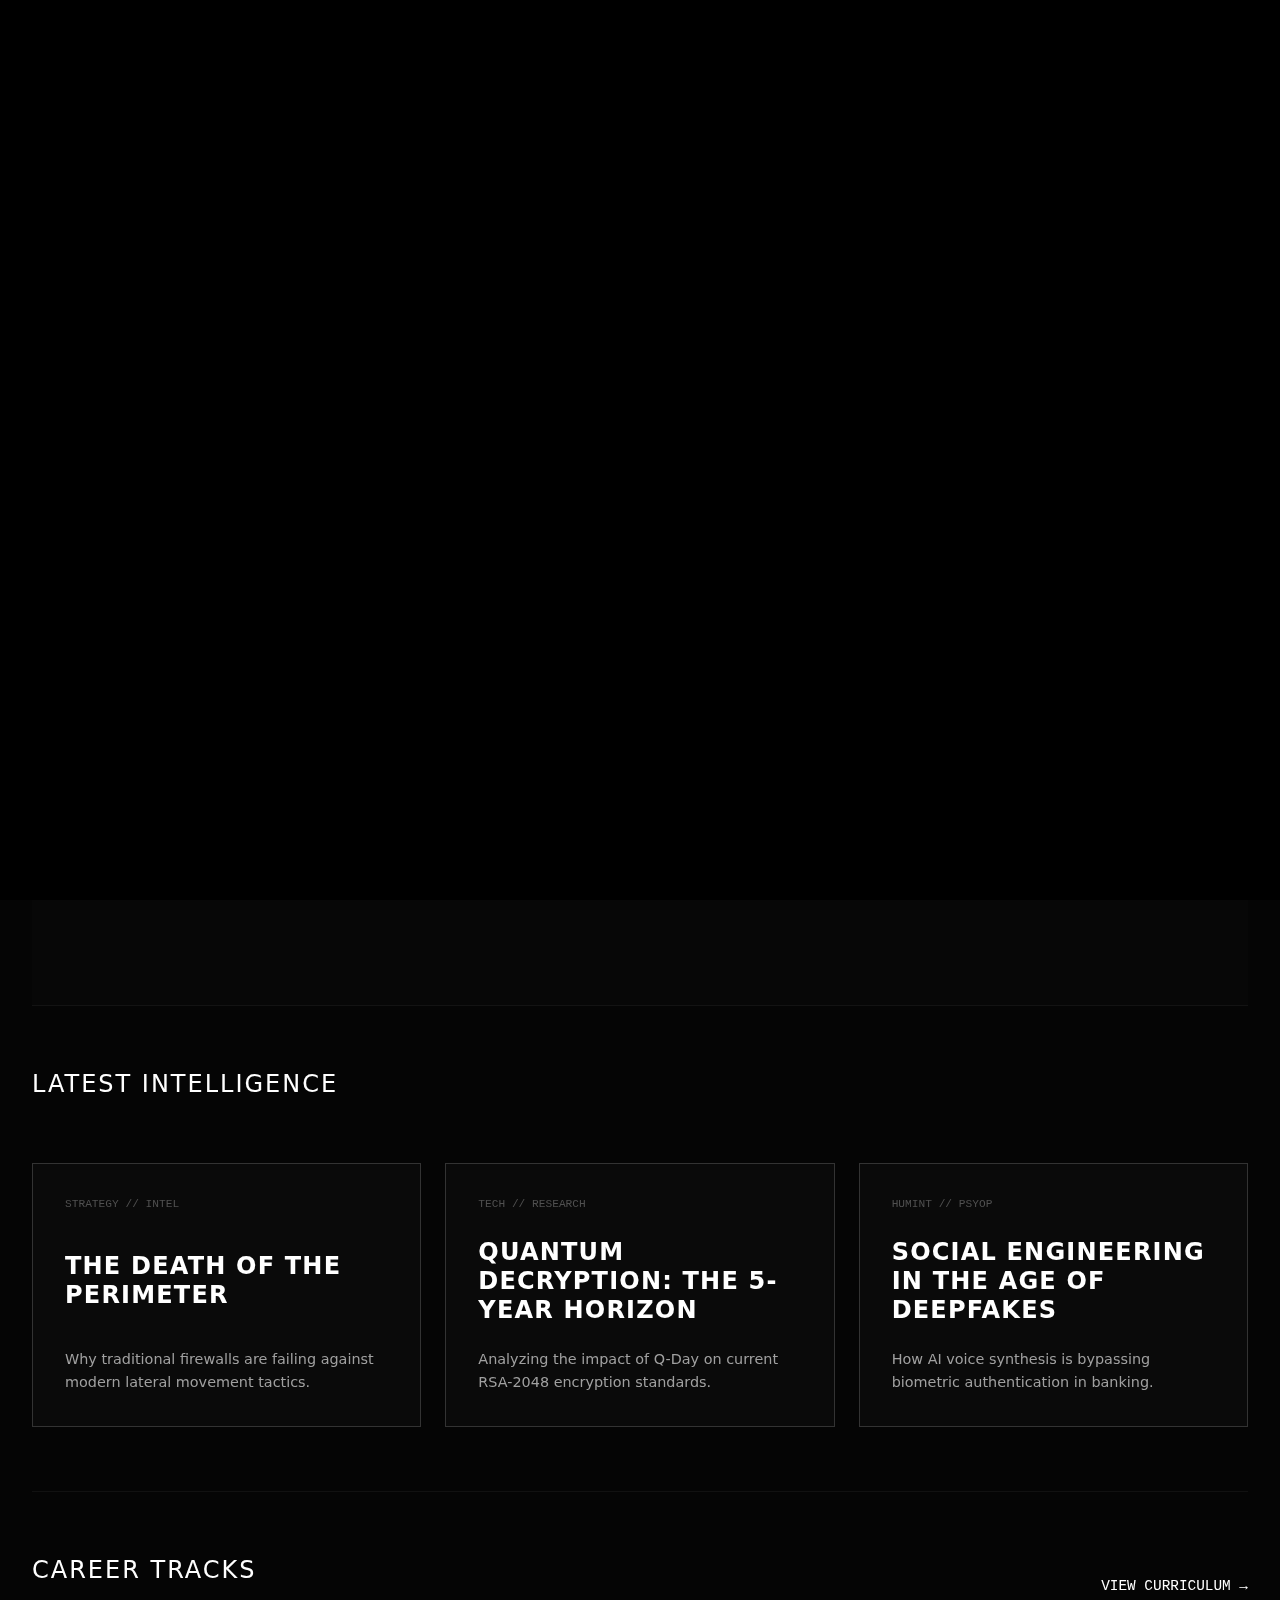
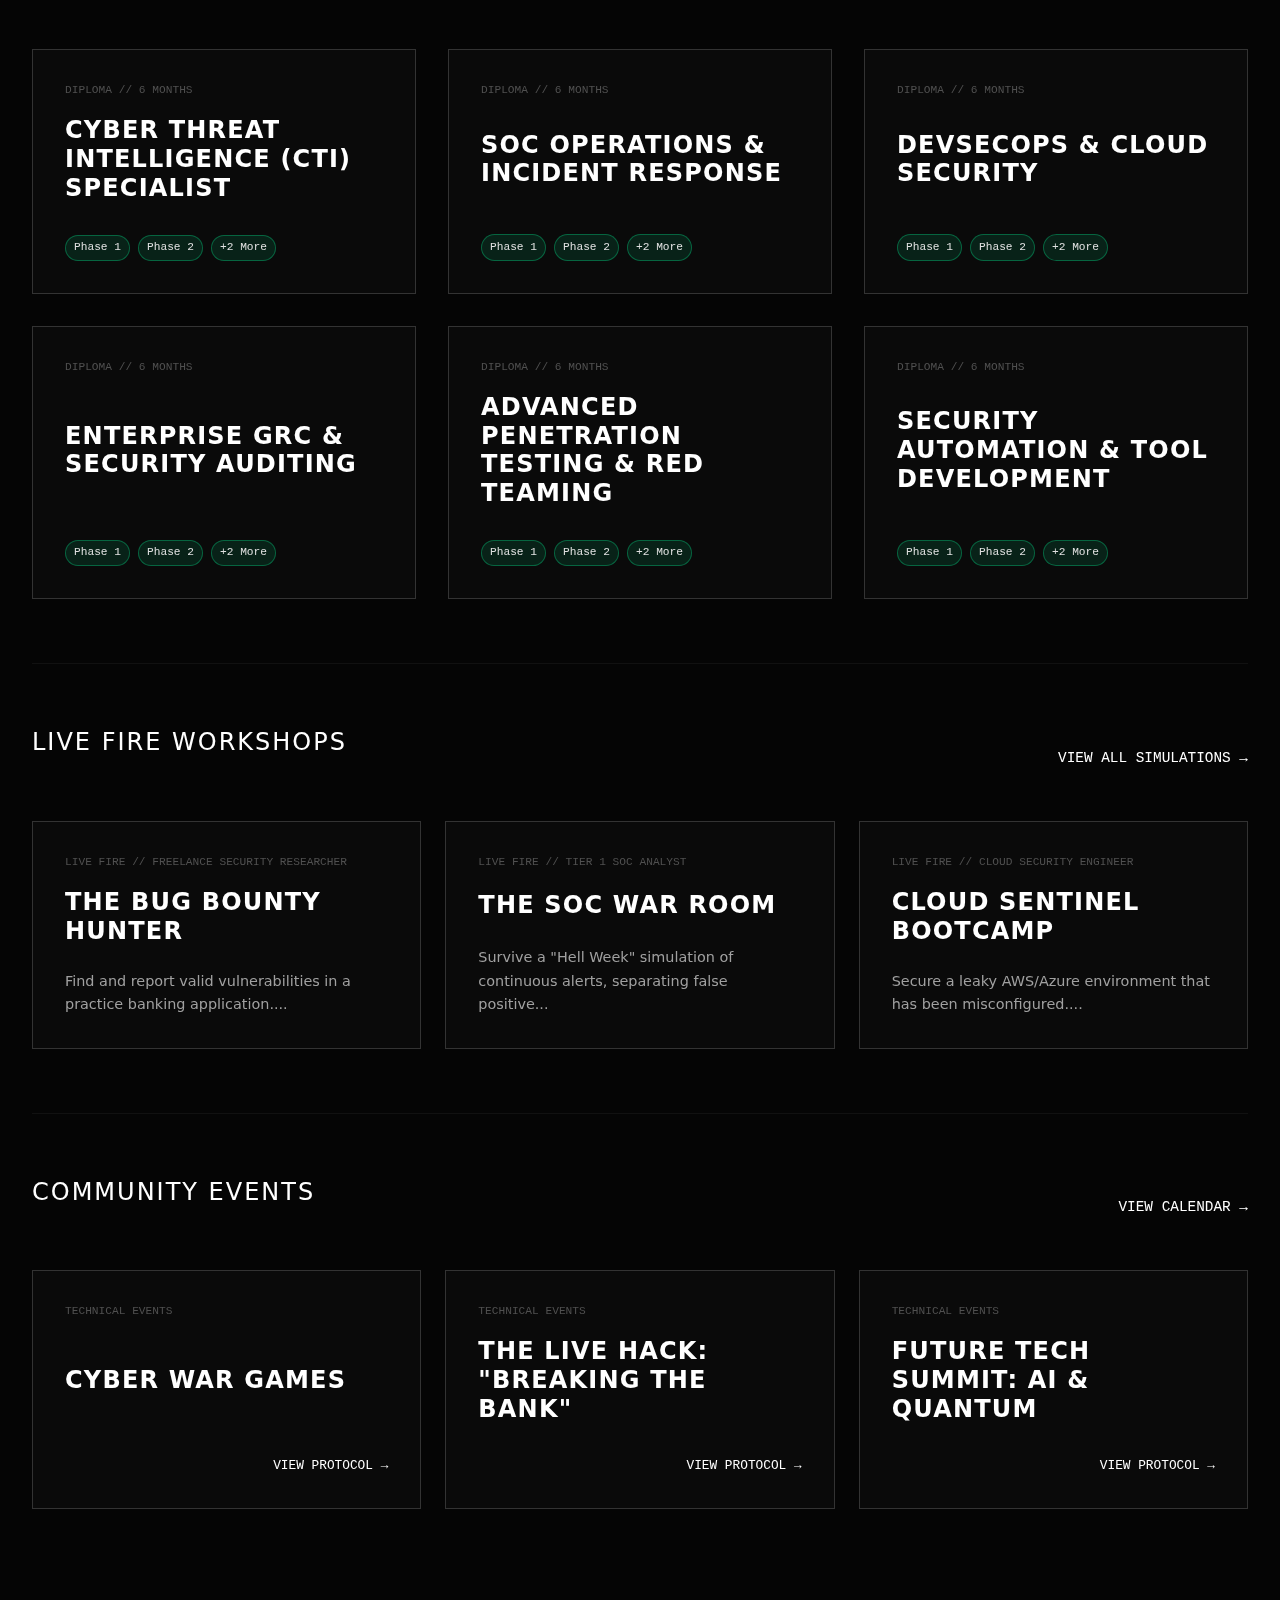
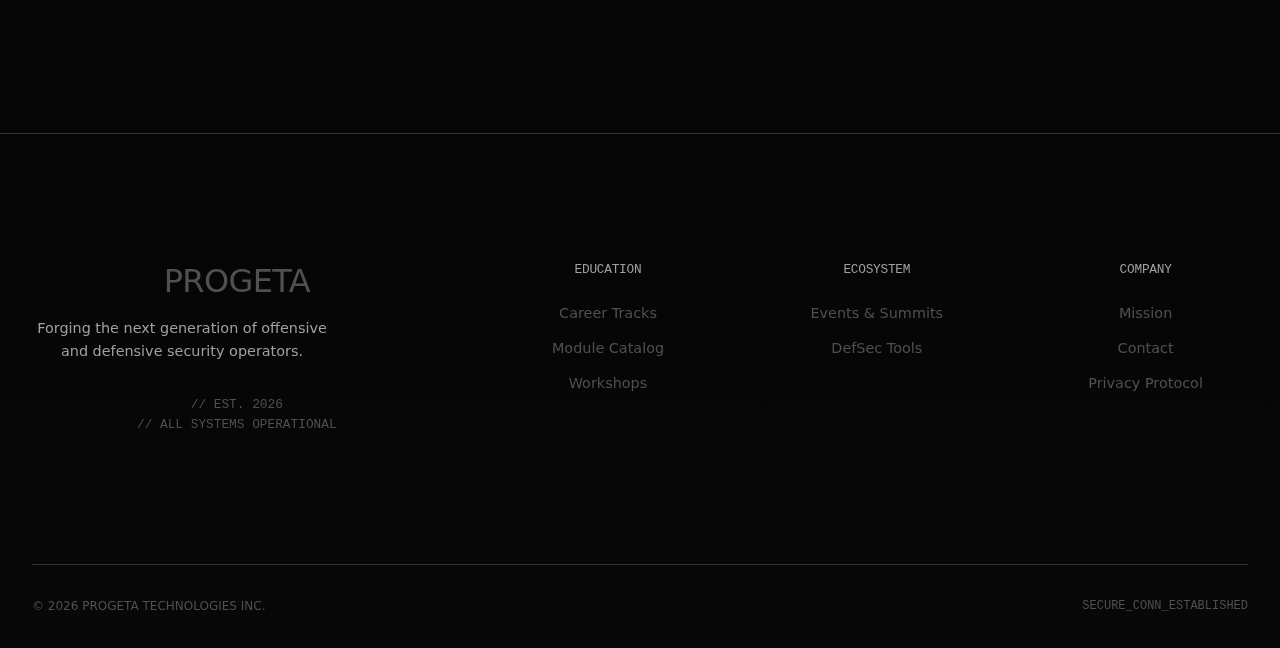
<file: index.html>
<!DOCTYPE html>
<html lang="en">

<head>
    <meta charset="UTF-8">
    <meta name="viewport" content="width=device-width, initial-scale=1.0">
    <title>Progeta | System Overview</title>
    <link rel="stylesheet" href="assets/css/style.css">
</head>

<body>
    <!-- LOADER OVERLAY -->
    <div id="loader-overlay">
        <!-- Optional: Core/Spinner graphic could go here or keep simple -->
        <div class="loader-invitation">
            <div class="invitation-card">
                <div class="invitation-header"
                    style="color:var(--accent-primary); font-size:0.8rem; letter-spacing:2px; margin-bottom:1rem; font-family:var(--font-mono);">
                    EST. 2024</div>
                <h1
                    style="margin: 0; font-size: 3.5rem; color: #fff; line-height:1; letter-spacing:-2px; text-transform: uppercase;">
                    PROGETA TECHNOLOGIES</h1>
                <p
                    style="color: var(--text-tertiary); margin: 1.5rem 0 3rem; font-family:var(--font-mono); font-size:0.9rem; text-transform: uppercase; letter-spacing: 1px;">
                    TAKE BACK CONTROL AND RISE ABOVE
                </p>
                <button id="enter-btn" class="invitation-action-btn"
                    style="background:transparent; border:1px solid #333; color:#fff; padding:1rem 3rem; font-size:0.8rem; letter-spacing:2px;">ENTER</button>
            </div>
        </div>
    </div>
    <!-- Ascension Background (Subtle) -->
    <div class="ascension-bg" id="ascension-container" style="opacity:0.3;"></div>

    <header>
        <nav>
            <div class="logo">Progeta</div>
            <div class="nav-links">
                <a href="index.html" class="active">Home</a>
                <a href="tracks.html">Tracks</a>
                <a href="modules.html">Modules</a>
                <a href="workshops.html">Workshops</a>
                <a href="events.html">Events</a>
                <a href="about.html">Mission</a>
                <a href="contact.html" class="nav-btn">CONTACT</a>
            </div>
        </nav>
    </header>

    <main class="dashboard-container">

        <!-- 1. SPLIT HERO: Heading Left + Testimonial Right -->
        <section class="hero-split">
            <div class="hero-left">
                <h1 class="hero-big-title">TAKE BACK<br><span style="color:var(--accent-primary);">CONTROL</span></h1>
                <p style="font-size: 1.2rem; color: var(--text-secondary); margin-bottom: 2.5rem; max-width: 500px;">
                    From Theory to Operations. Master the offensive and defensive arts through immersive simulation.
                </p>
                <div style="display:flex; gap:1rem;">
                    <a href="contact.html" class="invitation-btn" style="text-decoration:none;">JOIN THE RANKS</a>
                    <a href="tracks.html" class="invitation-btn"
                        style="text-decoration:none; background:transparent; border:1px solid var(--text-primary); color:var(--text-primary);">EXPLORE
                        TRACKS</a>
                </div>
            </div>

            <div class="hero-right" id="hero-testimonial">
                <!-- Random Testimonial Injected Here -->
            </div>
        </section>

        <!-- TRUST METRICS STRIP -->
        <section class="home-section"
            style="padding: 2rem 0; border-bottom: 1px solid rgba(255,255,255,0.05); background: rgba(255,255,255,0.01);">
            <div class="trust-metrics-grid" style="padding:0; gap:1rem; max-width:1200px; margin:0 auto;">
                <div class="tm-stat" style="border:none; padding:1rem; background:transparent;">
                    <span class="tm-value counter-anim" data-target="600" data-suffix="+"
                        style="font-size:2.5rem; color:var(--text-primary);">0</span>
                    <span class="tm-label" style="font-size:0.75rem;">STUDENTS TRAINED</span>
                </div>
                <div class="tm-stat" style="border:none; padding:1rem; background:transparent;">
                    <span class="tm-value counter-anim" data-target="10" data-suffix="+"
                        style="font-size:2.5rem; color:var(--text-primary);">0</span>
                    <span class="tm-label" style="font-size:0.75rem;">COLLEGE PARTNERS</span>
                </div>
                <div class="tm-stat" style="border:none; padding:1rem; background:transparent;">
                    <span class="tm-value counter-anim" data-target="100" data-suffix="%"
                        style="font-size:2.5rem; color:var(--text-primary);">0</span>
                    <span class="tm-label" style="font-size:0.75rem;">POSITIVE FEEDBACK</span>
                </div>
            </div>
        </section>

        <!-- 2. ARTICLES (3 Latest) -->
        <section class="home-section">
            <div class="home-section-header">
                <h2 class="home-section-title">Latest Intelligence</h2>
            </div>
            <div class="content-preview-grid" id="home-articles-grid">
                <!-- Populated by JS -->
            </div>
        </section>

        <!-- 4. TRACKS (All 6) -->
        <section class="home-section">
            <div class="home-section-header">
                <h2 class="home-section-title">Career Tracks</h2>
                <a href="tracks.html" class="view-all-link">VIEW CURRICULUM &rarr;</a>
            </div>
            <div class="tracks-home-grid" id="home-tracks-grid">
                <!-- Populated by JS -->
            </div>
        </section>

        <!-- 5. WORKSHOPS (Featured) -->
        <section class="home-section">
            <div class="home-section-header">
                <h2 class="home-section-title">Live Fire Workshops</h2>
                <a href="workshops.html" class="view-all-link">VIEW ALL SIMULATIONS &rarr;</a>
            </div>
            <div class="content-preview-grid" id="home-workshops-grid">
                <!-- Populated by JS -->
            </div>
        </section>

        <!-- 6. EVENTS (Upcoming) -->
        <section class="home-section" style="border-bottom: none;">
            <div class="home-section-header">
                <h2 class="home-section-title">Community Events</h2>
                <a href="events.html" class="view-all-link">VIEW CALENDAR &rarr;</a>
            </div>
            <div class="content-preview-grid" id="home-events-grid">
                <!-- Populated by JS -->
            </div>
        </section>

    </main>

    <!-- FOOTER REMOVED FROM VIEW, KEPT IN tact BUT SIMPLIFIED IF NEEDED -->


    <footer class="mega-footer">
        <div class="footer-grid">
            <div class="footer-brand">
                <h2>PROGETA</h2>
                <p>Forging the next generation of offensive and defensive security operators.</p>
                <div
                    style="margin-top: 2rem; font-family: var(--font-mono); font-size: 0.8rem; color: var(--text-tertiary);">
                    // EST. 2026<br>
                    // ALL SYSTEMS OPERATIONAL
                </div>
            </div>

            <div class="footer-col">
                <h4>Education</h4>
                <ul>
                    <li><a href="tracks.html">Career Tracks</a></li>
                    <li><a href="modules.html">Module Catalog</a></li>
                    <li><a href="workshops.html">Workshops</a></li>
                </ul>
            </div>

            <div class="footer-col">
                <h4>Ecosystem</h4>
                <ul>
                    <li><a href="events.html">Events & Summits</a></li>
                    <li><a href="#">DefSec Tools</a></li>
                </ul>
            </div>

            <div class="footer-col">
                <h4>Company</h4>
                <ul>
                    <li><a href="about.html">Mission</a></li>
                    <li><a href="contact.html">Contact</a></li>
                    <li><a href="#">Privacy Protocol</a></li>
                </ul>
            </div>
        </div>

        <div
            style="border-top: 1px solid var(--border-color); padding-top: 2rem; display: flex; justify-content: space-between; font-size: 0.75rem; color: var(--text-tertiary);">
            <span>&copy; 2026 PROGETA TECHNOLOGIES INC.</span>
            <span style="font-family: var(--font-mono);">SECURE_CONN_ESTABLISHED</span>
        </div>
    </footer>

    <script src="assets/js/data.js"></script>
    <script src="assets/js/app.js"></script>
    <script>
        document.addEventListener('DOMContentLoaded', () => {
            loadArticles();
            loadTestimonials();
            initHoloEffect();
        });
    </script>
</body>

</html>
</file>
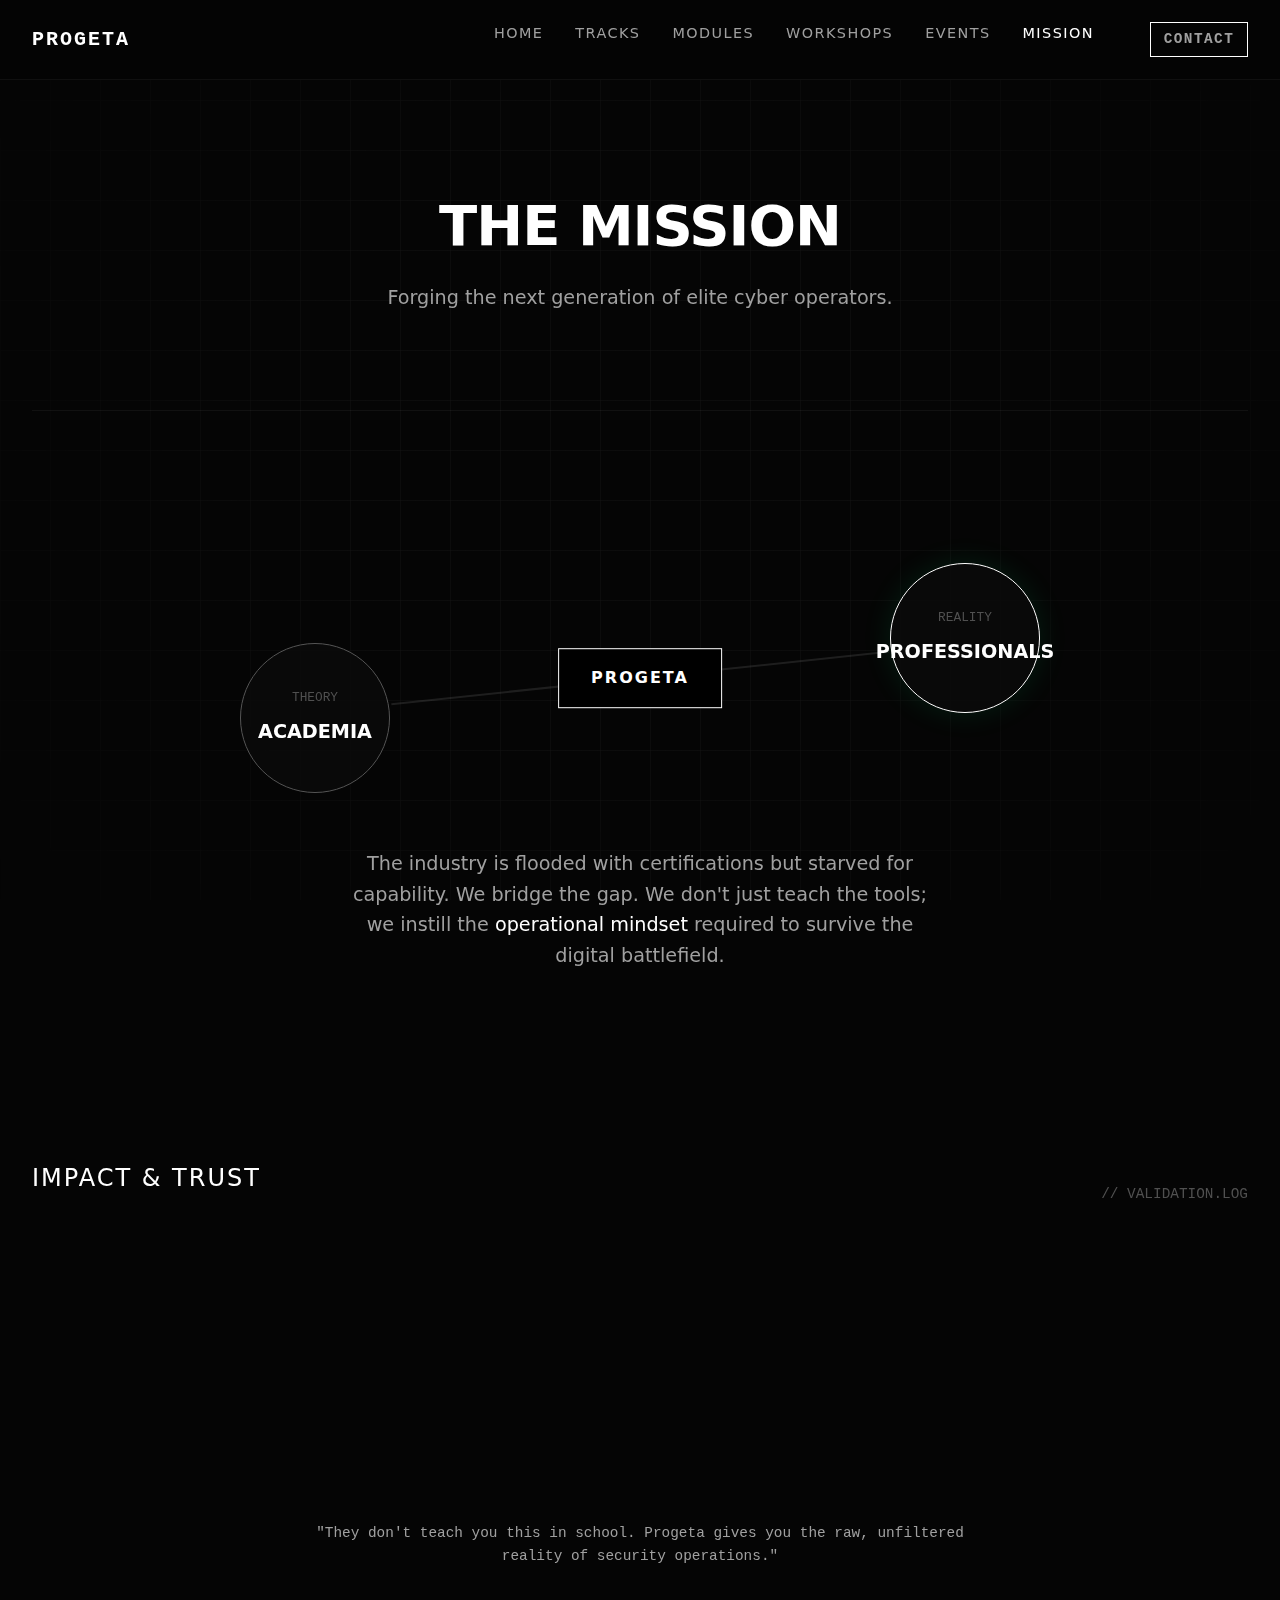
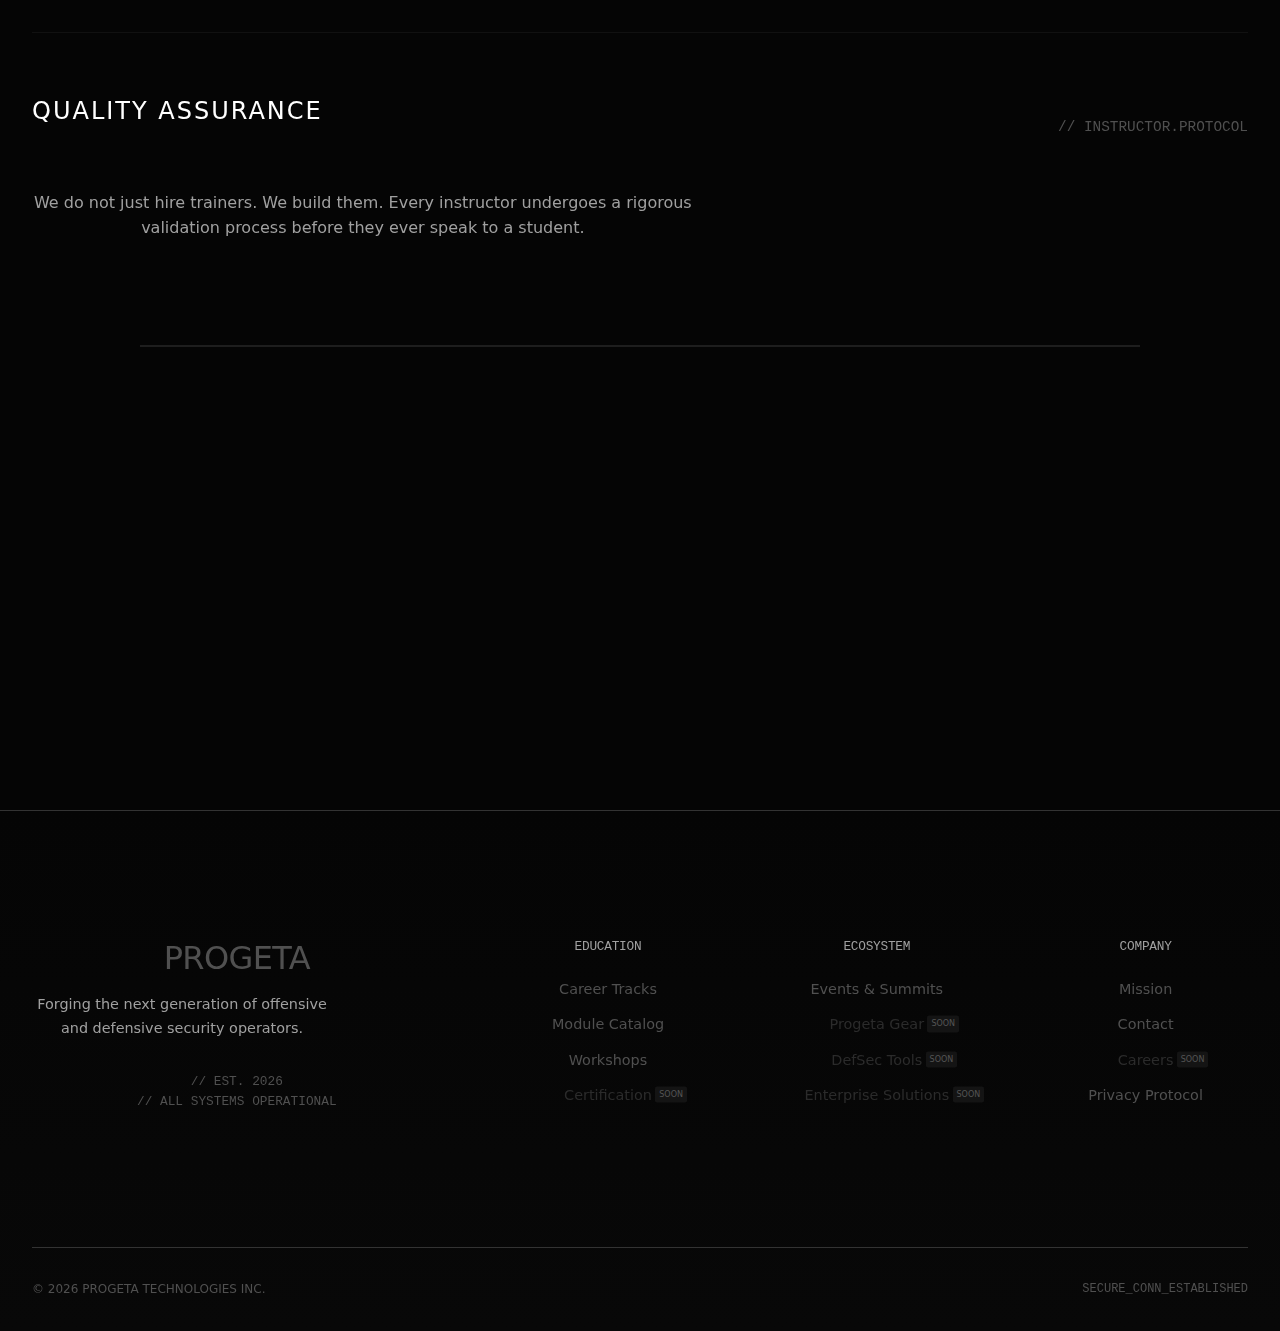
<file: about.html>
<!DOCTYPE html>
<html lang="en">

<head>
    <meta charset="UTF-8">
    <meta name="viewport" content="width=device-width, initial-scale=1.0">
    <title>Progeta | About Us</title>
    <link rel="stylesheet" href="assets/css/style.css">
</head>

<body>
    <header>
        <nav>
            <div class="logo">Progeta</div>
            <div class="nav-links">
                <a href="index.html">Home</a>
                <a href="tracks.html">Tracks</a>
                <a href="modules.html">Modules</a>
                <a href="workshops.html">Workshops</a>
                <a href="events.html">Events</a>
                <a href="about.html" class="active">Mission</a>
                <a href="contact.html" class="nav-btn">CONTACT</a>
            </div>
        </nav>
    </header>

    <main class="dashboard-container">
        <section class="page-hero">
            <h1>THE MISSION</h1>
            <p>Forging the next generation of elite cyber operators.</p>
        </section>

        <!-- Visual Manifesto (The Bridge) -->
        <section class="bridge-container">
            <div class="bridge-diagram">
                <!-- Left Node -->
                <div class="node theory">
                    <span class="node-label">THEORY</span>
                    <span class="node-title">ACADEMIA</span>
                </div>

                <!-- Connecting Line -->
                <div class="bridge-line-container">
                    <div class="bridge-line-active"></div>
                </div>

                <!-- Center Label -->
                <div class="bridge-center">PROGETA</div>

                <!-- Right Node -->
                <div class="node reality">
                    <span class="node-label">REALITY</span>
                    <span class="node-title">PROFESSIONALS</span>
                </div>
            </div>

            <div style="text-align:center; max-width:600px; margin-top:2rem;">
                <p style="font-size: 1.2rem; color: var(--text-secondary); line-height: 1.6;">
                    The industry is flooded with certifications but starved for capability. We bridge the gap.
                    We don't just teach the tools; we instill the <span
                        style="color:var(--text-primary); border-bottom:1px solid var(--accent-primary);">operational
                        mindset</span> required to survive the digital battlefield.
                </p>
            </div>
        </section>

        <!-- Trust & Impact -->
        <section class="home-section">
            <div class="home-section-header">
                <h2 class="home-section-title">Impact & Trust</h2>
                <div class="sys-code">// VALIDATION.LOG</div>
            </div>

            <div class="trust-metrics-grid">
                <div class="tm-stat">
                    <span class="tm-value counter-anim" data-target="600" data-suffix="+"
                        style="color:var(--accent-primary);">0</span>
                    <span class="tm-label">STUDENTS TRAINED</span>
                </div>
                <div class="tm-stat">
                    <span class="tm-value counter-anim" data-target="10" data-suffix="+">0</span>
                    <span class="tm-label">COLLEGE PARTNERS</span>
                </div>
                <div class="tm-stat">
                    <span class="tm-value counter-anim" data-target="100" data-suffix="%"
                        style="color:var(--accent-secondary);">0</span>
                    <span class="tm-label">POSITIVE FEEDBACK</span>
                </div>
            </div>

            <p
                style="text-align:center; max-width:700px; margin: 3rem auto 0; color:var(--text-secondary); font-family:var(--font-mono); font-size:0.9rem;">
                "They don't teach you this in school. Progeta gives you the raw, unfiltered reality of security
                operations."
            </p>
        </section>

        <!-- Instructor Verification Timeline -->
        <section class="home-section" style="border-bottom:none;">
            <div class="home-section-header">
                <h2 class="home-section-title">Quality Assurance</h2>
                <div class="sys-code">// INSTRUCTOR.PROTOCOL</div>
            </div>

            <div style="text-align:center; margin-bottom:4rem; color:var(--text-secondary);">
                <p>We do not just hire trainers. We build them. Every instructor undergoes a rigorous validation process
                    before they ever speak to a student.</p>
            </div>

            <div class="pipeline-wrapper">
                <div class="pipeline-track">
                    <div class="pipeline-fill"></div>
                </div>

                <div class="pipeline-steps">
                    <!-- Step 1 -->
                    <div class="pp-node">
                        <div class="pp-icon-box">01</div>
                        <span class="pp-label">SELECTION</span>
                        <h3 class="pp-title">Vetting</h3>
                        <p class="pp-desc">Hiring operational practitioners with proven field history.</p>
                    </div>
                    <!-- Step 2 -->
                    <div class="pp-node">
                        <div class="pp-icon-box">02</div>
                        <span class="pp-label">CALIBRATION</span>
                        <h3 class="pp-title">Training</h3>
                        <p class="pp-desc">Intensive alignment with Progeta doctrine and methodology.</p>
                    </div>
                    <!-- Step 3 -->
                    <div class="pp-node">
                        <div class="pp-icon-box">03</div>
                        <span class="pp-label">VALIDATION</span>
                        <h3 class="pp-title">Combat Mocks</h3>
                        <p class="pp-desc">Live-fire teaching demos facing hostile "Red Team" students.</p>
                    </div>
                    <!-- Step 4 -->
                    <div class="pp-node">
                        <div class="pp-icon-box">04</div>
                        <span class="pp-label">DEPLOYMENT</span>
                        <h3 class="pp-title">Active Duty</h3>
                        <p class="pp-desc">Cleared to lead workshops with continuous quality auditing.</p>
                    </div>
                </div>
            </div>
        </section>
    </main>

    <footer class="mega-footer">
        <div class="footer-grid">
            <div class="footer-brand">
                <h2>PROGETA</h2>
                <p>Forging the next generation of offensive and defensive security operators.</p>
                <div
                    style="margin-top: 2rem; font-family: var(--font-mono); font-size: 0.8rem; color: var(--text-tertiary);">
                    // EST. 2026<br>
                    // ALL SYSTEMS OPERATIONAL
                </div>
            </div>

            <div class="footer-col">
                <h4>Education</h4>
                <ul>
                    <li><a href="tracks.html">Career Tracks</a></li>
                    <li><a href="modules.html">Module Catalog</a></li>
                    <li><a href="workshops.html">Workshops</a></li>
                    <li><a href="#" class="soon">Certification</a></li>
                </ul>
            </div>

            <div class="footer-col">
                <h4>Ecosystem</h4>
                <ul>
                    <li><a href="events.html">Events & Summits</a></li>
                    <li><a href="#" class="soon">Progeta Gear</a></li>
                    <li><a href="#" class="soon">DefSec Tools</a></li>
                    <li><a href="#" class="soon">Enterprise Solutions</a></li>
                </ul>
            </div>

            <div class="footer-col">
                <h4>Company</h4>
                <ul>
                    <li><a href="about.html">Mission</a></li>
                    <li><a href="contact.html">Contact</a></li>
                    <li><a href="#" class="soon">Careers</a></li>
                    <li><a href="#">Privacy Protocol</a></li>
                </ul>
            </div>
        </div>

        <div
            style="border-top: 1px solid var(--border-color); padding-top: 2rem; display: flex; justify-content: space-between; font-size: 0.75rem; color: var(--text-tertiary);">
            <span>&copy; 2026 PROGETA TECHNOLOGIES INC.</span>
            <span style="font-family: var(--font-mono);">SECURE_CONN_ESTABLISHED</span>
        </div>
    </footer>

    <script src="assets/js/data.js"></script>
    <script src="assets/js/app.js"></script>
</body>

</html>
</file>
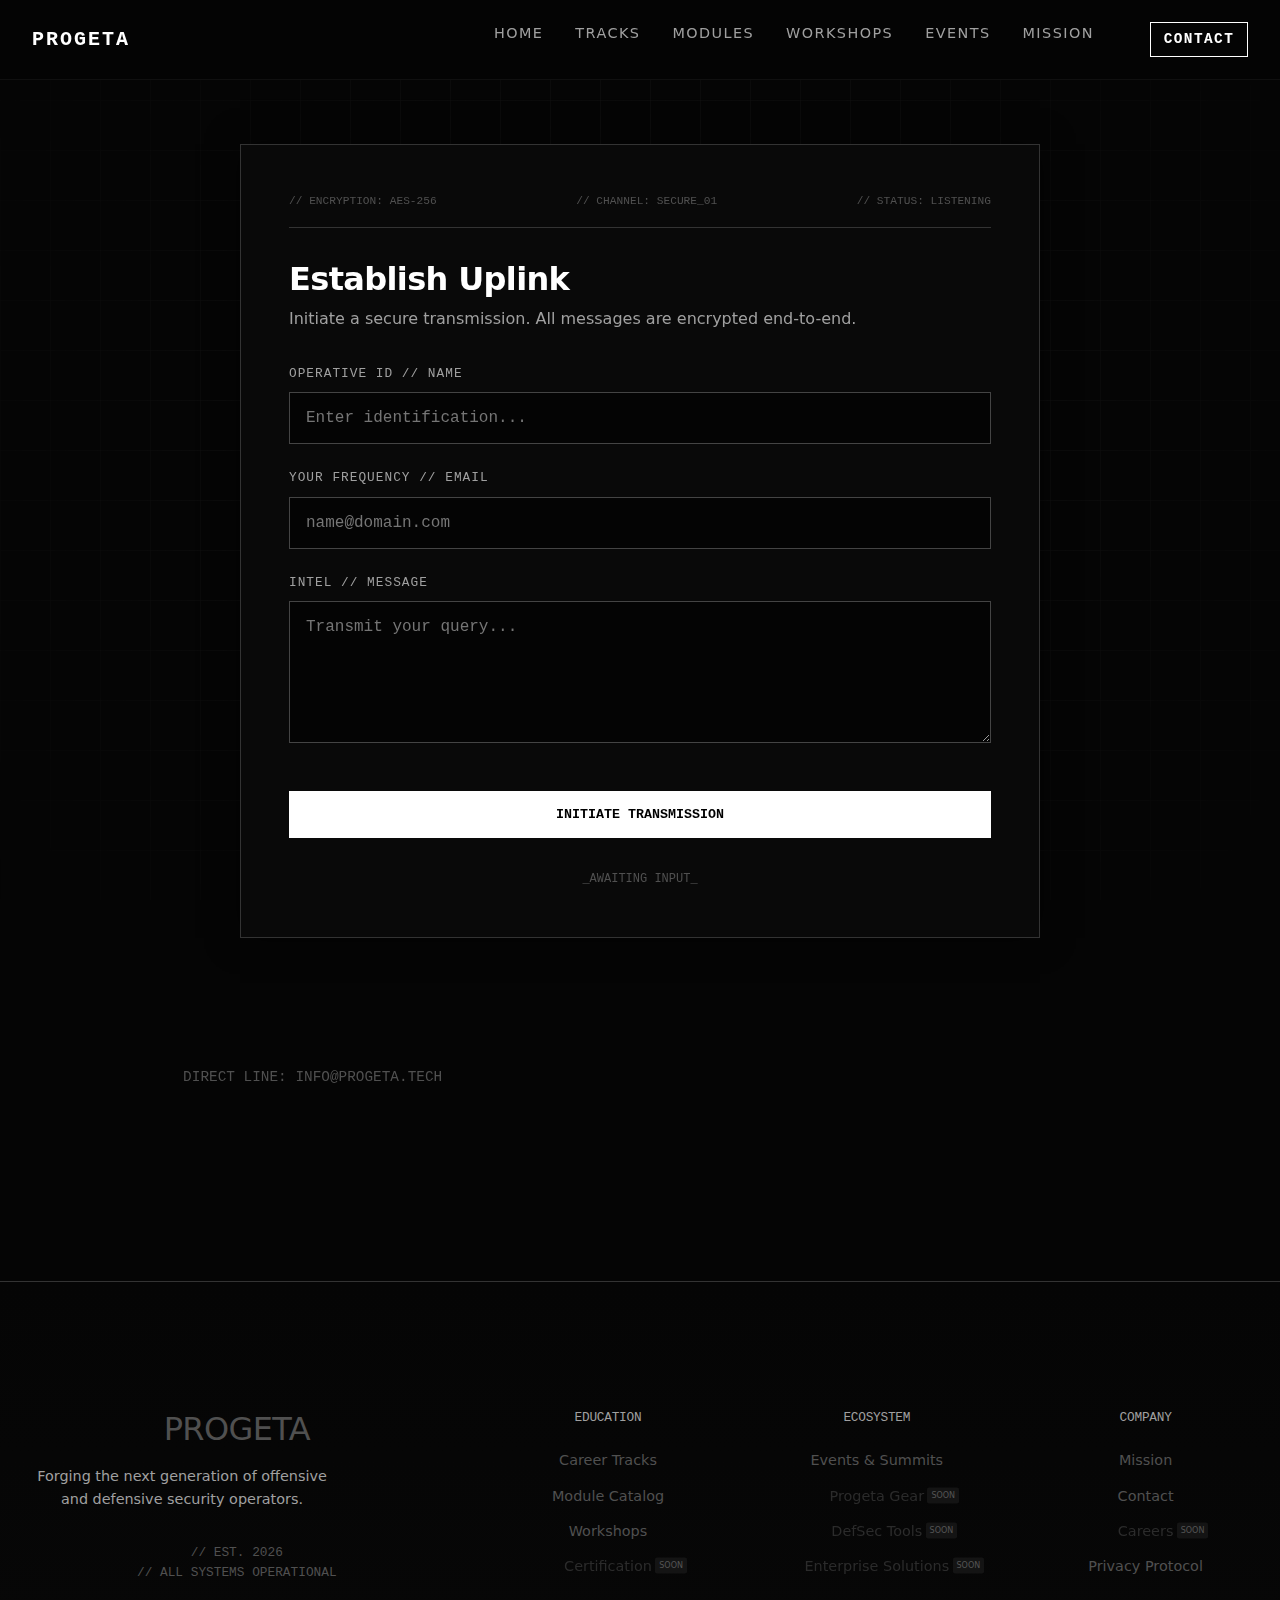
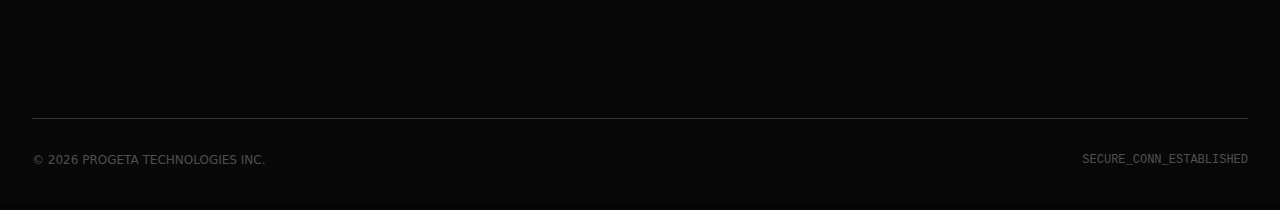
<file: contact.html>
<!DOCTYPE html>
<html lang="en">

<head>
    <meta charset="UTF-8">
    <meta name="viewport" content="width=device-width, initial-scale=1.0">
    <title>Progeta | Contact</title>
    <link rel="stylesheet" href="assets/css/style.css">
</head>

<body>
    <header>
        <nav>
            <div class="logo">Progeta</div>
            <div class="nav-links">
                <a href="index.html">Home</a>
                <a href="tracks.html">Tracks</a>
                <a href="modules.html">Modules</a>
                <a href="workshops.html">Workshops</a>
                <a href="events.html">Events</a>
                <a href="about.html">Mission</a>
                <a href="contact.html" class="nav-btn active">CONTACT</a>
            </div>
        </nav>
    </header>

    <main>

        <div class="comms-container">
            <!-- Decorative Header -->
            <div class="comms-header-deco">
                <span>// ENCRYPTION: AES-256</span>
                <span>// CHANNEL: SECURE_01</span>
                <span>// STATUS: LISTENING</span>
            </div>

            <h1 class="comms-title">Establish Uplink</h1>
            <p class="comms-subtitle">
                Initiate a secure transmission. All messages are encrypted end-to-end.
            </p>

            <form class="secure-form">
                <div class="form-group">
                    <label>OPERATIVE ID // NAME</label>
                    <input type="text" class="secure-input" placeholder="Enter identification...">
                </div>

                <div class="form-group">
                    <label>YOUR FREQUENCY // EMAIL</label>
                    <input type="email" class="secure-input" placeholder="name@domain.com">
                </div>

                <div class="form-group">
                    <label>INTEL // MESSAGE</label>
                    <textarea rows="6" class="secure-input" placeholder="Transmit your query..."></textarea>
                </div>

                <button type="button" class="transmit-btn">
                    INITIATE TRANSMISSION
                </button>
            </form>

            <div class="comms-status">
                <span class="comms-blink">_AWAITING INPUT_</span>
            </div>
        </div>

        <section style="text-align: center; margin-bottom: 4rem;">
            <p style="color: var(--text-tertiary); font-family: var(--font-mono); font-size:0.9rem;">
                DIRECT LINE: <a href="mailto:info@progeta.tech"
                    style="color: var(--accent-secondary); text-decoration:none;">INFO@PROGETA.TECH</a>
            </p>
        </section>

    </main>

    <footer class="mega-footer">
        <div class="footer-grid">
            <div class="footer-brand">
                <h2>PROGETA</h2>
                <p>Forging the next generation of offensive and defensive security operators.</p>
                <div
                    style="margin-top: 2rem; font-family: var(--font-mono); font-size: 0.8rem; color: var(--text-tertiary);">
                    // EST. 2026<br>
                    // ALL SYSTEMS OPERATIONAL
                </div>
            </div>

            <div class="footer-col">
                <h4>Education</h4>
                <ul>
                    <li><a href="tracks.html">Career Tracks</a></li>
                    <li><a href="modules.html">Module Catalog</a></li>
                    <li><a href="workshops.html">Workshops</a></li>
                    <li><a href="#" class="soon">Certification</a></li>
                </ul>
            </div>

            <div class="footer-col">
                <h4>Ecosystem</h4>
                <ul>
                    <li><a href="events.html">Events & Summits</a></li>
                    <li><a href="#" class="soon">Progeta Gear</a></li>
                    <li><a href="#" class="soon">DefSec Tools</a></li>
                    <li><a href="#" class="soon">Enterprise Solutions</a></li>
                </ul>
            </div>

            <div class="footer-col">
                <h4>Company</h4>
                <ul>
                    <li><a href="about.html">Mission</a></li>
                    <li><a href="contact.html">Contact</a></li>
                    <li><a href="#" class="soon">Careers</a></li>
                    <li><a href="#">Privacy Protocol</a></li>
                </ul>
            </div>
        </div>

        <div
            style="border-top: 1px solid var(--border-color); padding-top: 2rem; display: flex; justify-content: space-between; font-size: 0.75rem; color: var(--text-tertiary);">
            <span>&copy; 2026 PROGETA TECHNOLOGIES INC.</span>
            <span style="font-family: var(--font-mono);">SECURE_CONN_ESTABLISHED</span>
        </div>
    </footer>

    <script src="assets/js/data.js"></script>
    <script src="assets/js/app.js"></script>
</body>

</html>
</file>
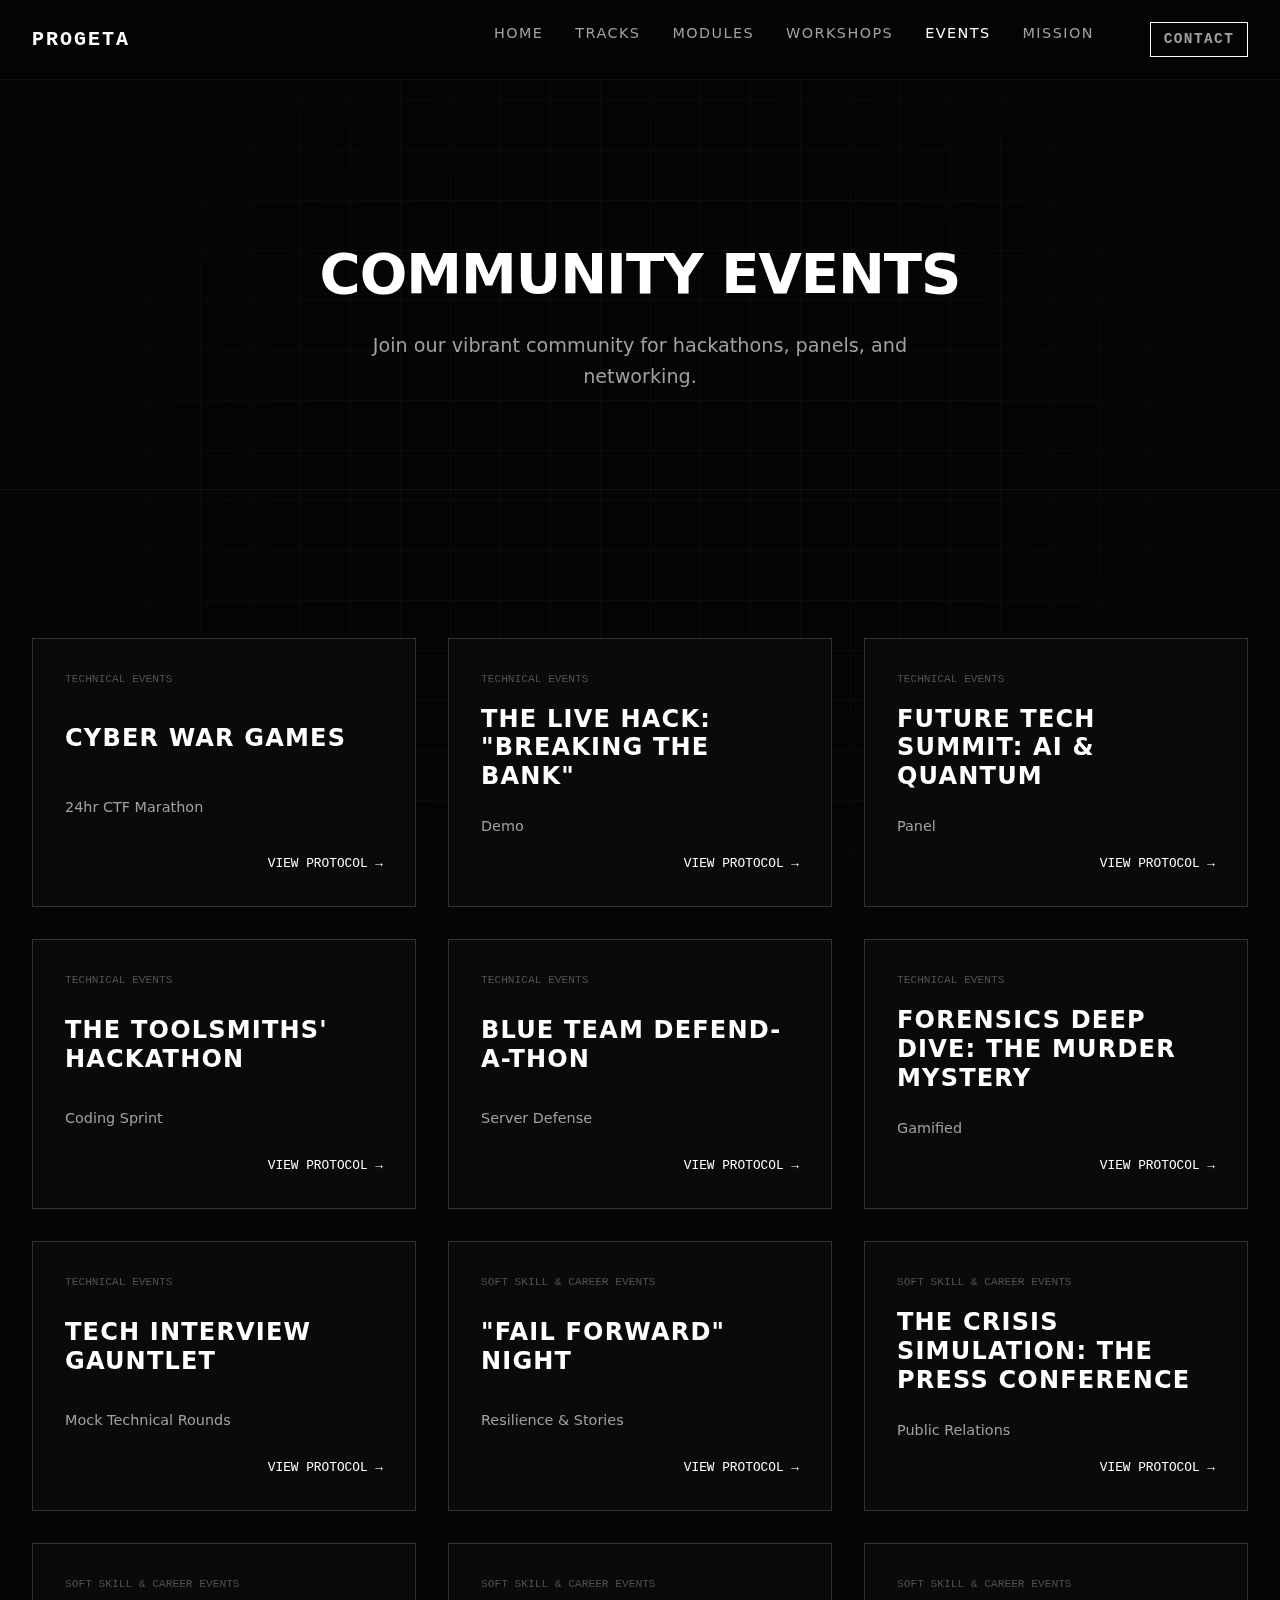
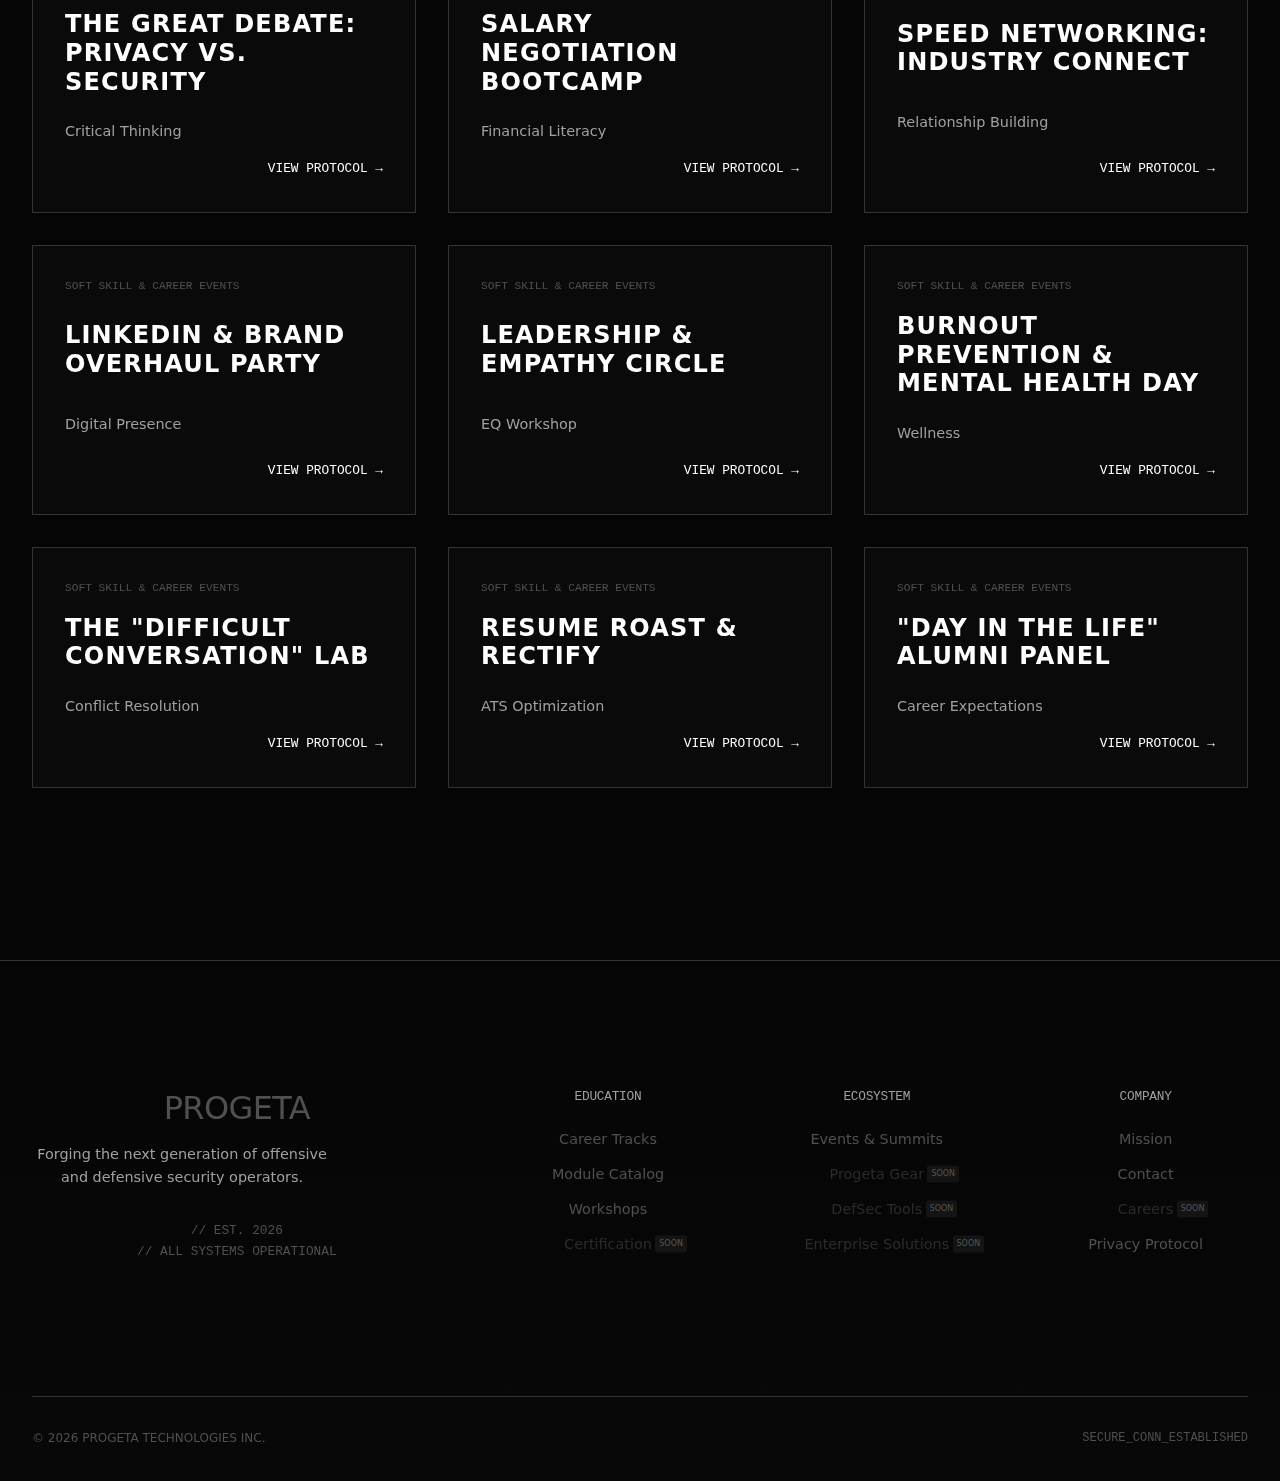
<file: events.html>
<!DOCTYPE html>
<html lang="en">

<head>
    <meta charset="UTF-8">
    <meta name="viewport" content="width=device-width, initial-scale=1.0">
    <title>Progeta | Events</title>
    <link rel="stylesheet" href="assets/css/style.css">
</head>

<body>
    <header>
        <nav>
            <div class="logo">Progeta</div>
            <div class="nav-links">
                <a href="index.html">Home</a>
                <a href="tracks.html">Tracks</a>
                <a href="modules.html">Modules</a>
                <a href="workshops.html">Workshops</a>
                <a href="events.html" class="active">Events</a>
                <a href="about.html">Mission</a>
                <a href="contact.html" class="nav-btn">CONTACT</a>
            </div>
        </nav>
    </header>

    <main>
        <section class="page-hero">
            <h1>Community Events</h1>
            <p>Join our vibrant community for hackathons, panels, and networking.</p>
        </section>

        <section>
            <div class="cards-grid" id="events-grid">
                <!-- Populated by JS -->
            </div>
        </section>
    </main>

    <footer class="mega-footer">
        <div class="footer-grid">
            <div class="footer-brand">
                <h2>PROGETA</h2>
                <p>Forging the next generation of offensive and defensive security operators.</p>
                <div
                    style="margin-top: 2rem; font-family: var(--font-mono); font-size: 0.8rem; color: var(--text-tertiary);">
                    // EST. 2026<br>
                    // ALL SYSTEMS OPERATIONAL
                </div>
            </div>

            <div class="footer-col">
                <h4>Education</h4>
                <ul>
                    <li><a href="tracks.html">Career Tracks</a></li>
                    <li><a href="modules.html">Module Catalog</a></li>
                    <li><a href="workshops.html">Workshops</a></li>
                    <li><a href="#" class="soon">Certification</a></li>
                </ul>
            </div>

            <div class="footer-col">
                <h4>Ecosystem</h4>
                <ul>
                    <li><a href="events.html">Events & Summits</a></li>
                    <li><a href="#" class="soon">Progeta Gear</a></li>
                    <li><a href="#" class="soon">DefSec Tools</a></li>
                    <li><a href="#" class="soon">Enterprise Solutions</a></li>
                </ul>
            </div>

            <div class="footer-col">
                <h4>Company</h4>
                <ul>
                    <li><a href="about.html">Mission</a></li>
                    <li><a href="contact.html">Contact</a></li>
                    <li><a href="#" class="soon">Careers</a></li>
                    <li><a href="#">Privacy Protocol</a></li>
                </ul>
            </div>
        </div>

        <div
            style="border-top: 1px solid var(--border-color); padding-top: 2rem; display: flex; justify-content: space-between; font-size: 0.75rem; color: var(--text-tertiary);">
            <span>&copy; 2026 PROGETA TECHNOLOGIES INC.</span>
            <span style="font-family: var(--font-mono);">SECURE_CONN_ESTABLISHED</span>
        </div>
    </footer>

    <script src="assets/js/data.js"></script>
    <script src="assets/js/app.js"></script>
    <script>
        document.addEventListener('DOMContentLoaded', () => {
            loadEvents();
        });
    </script>
</body>

</html>
</file>
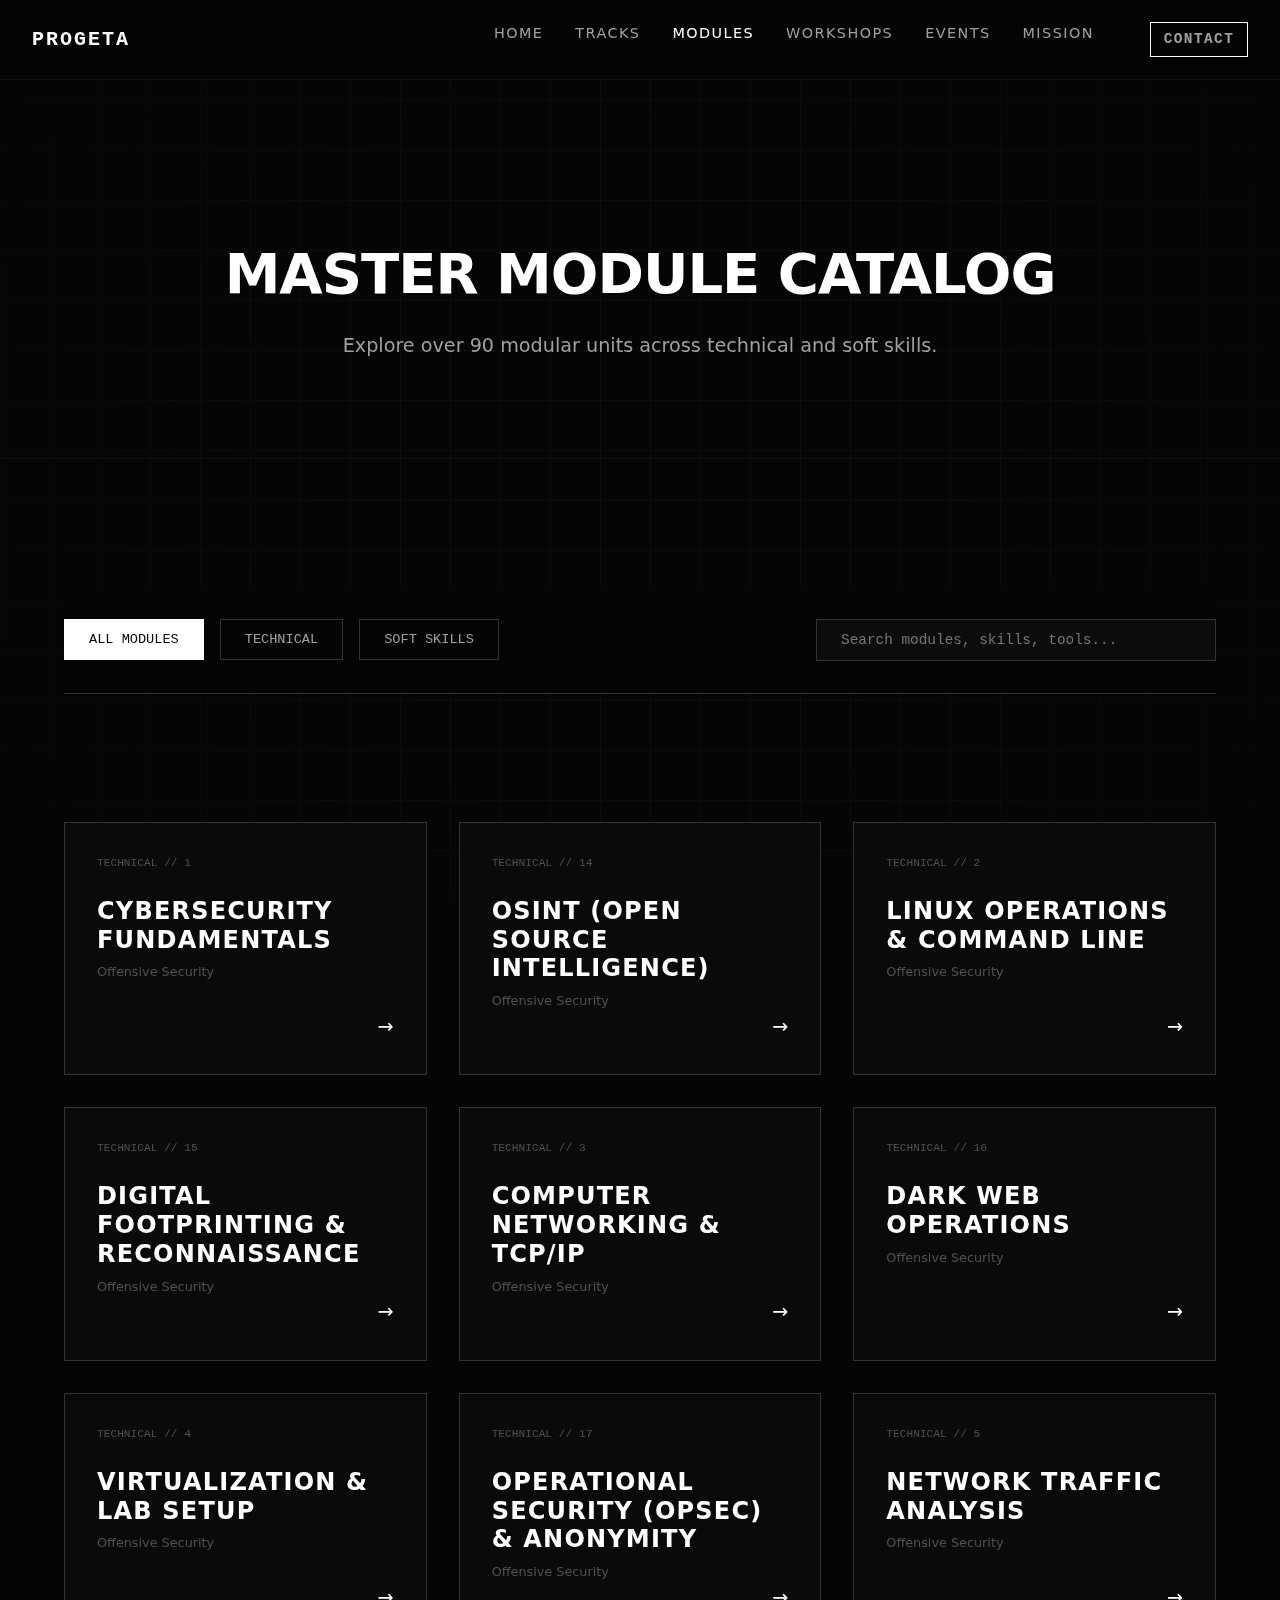
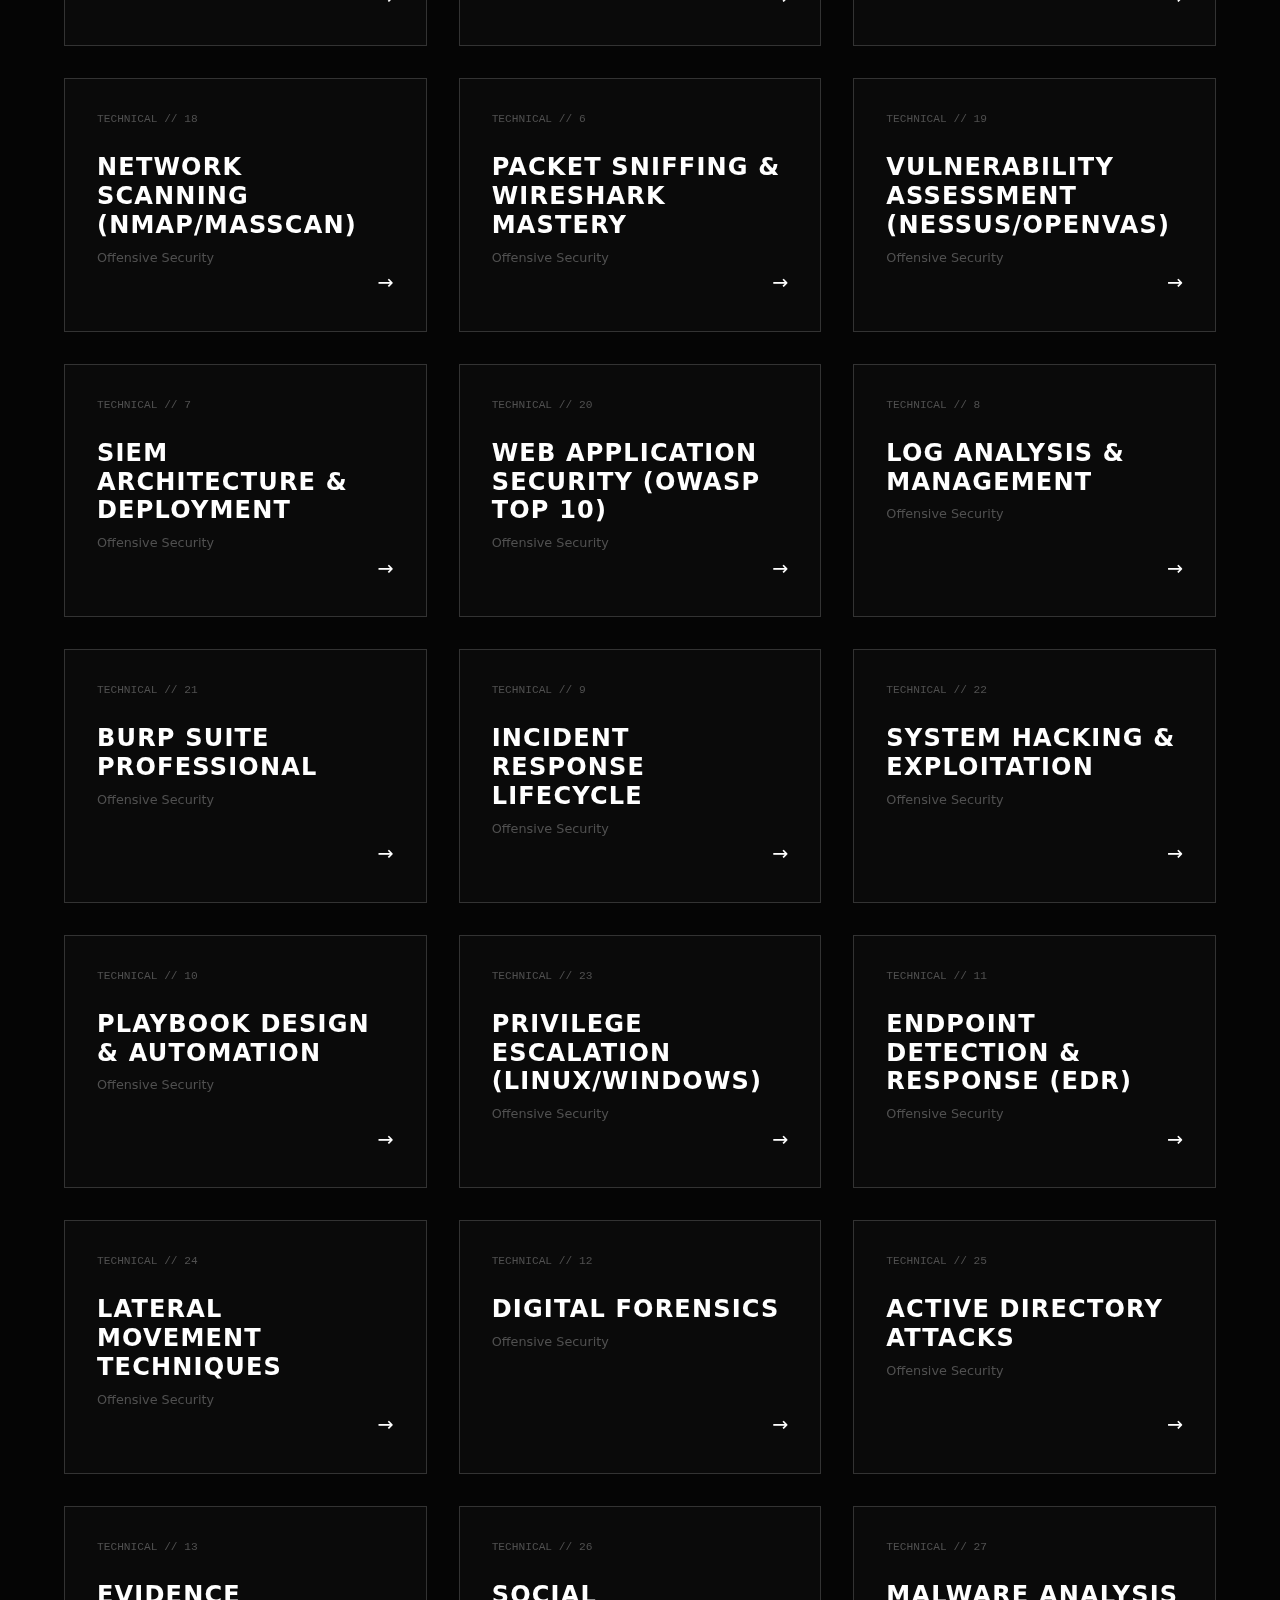
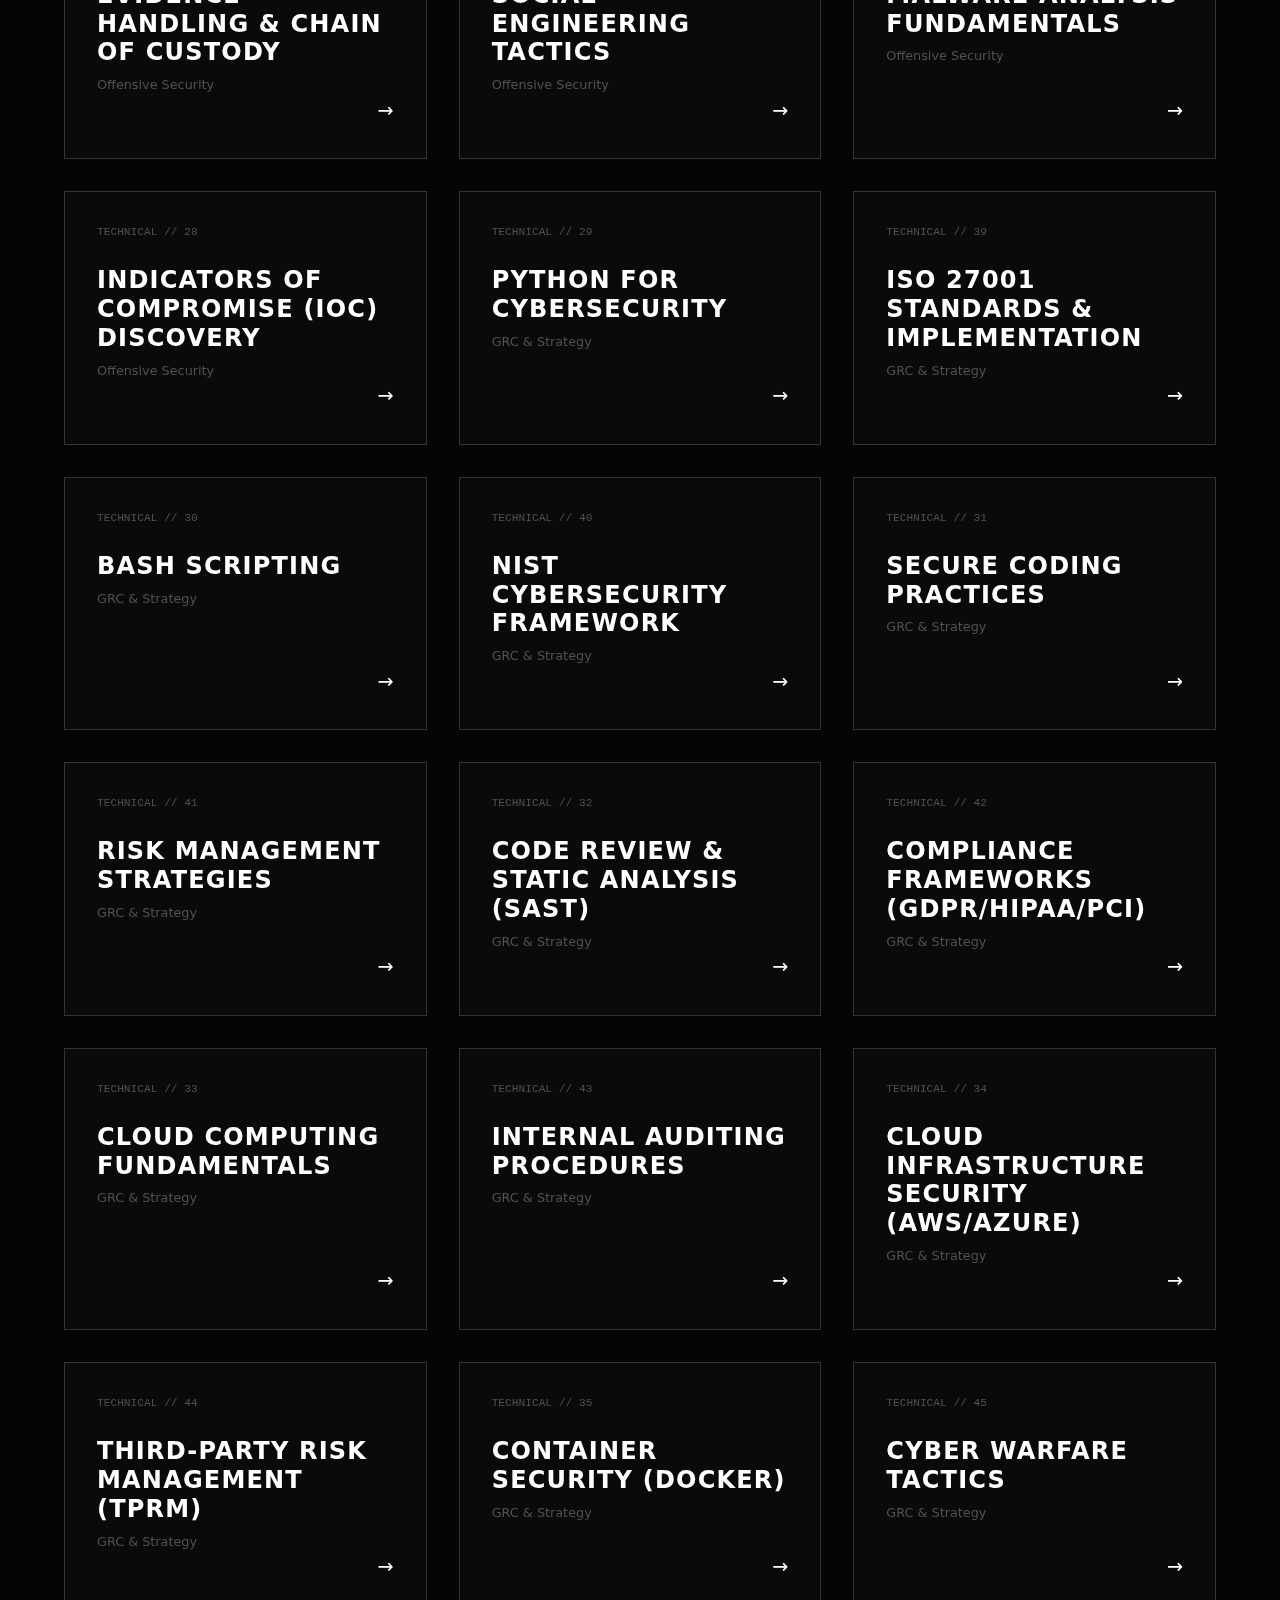
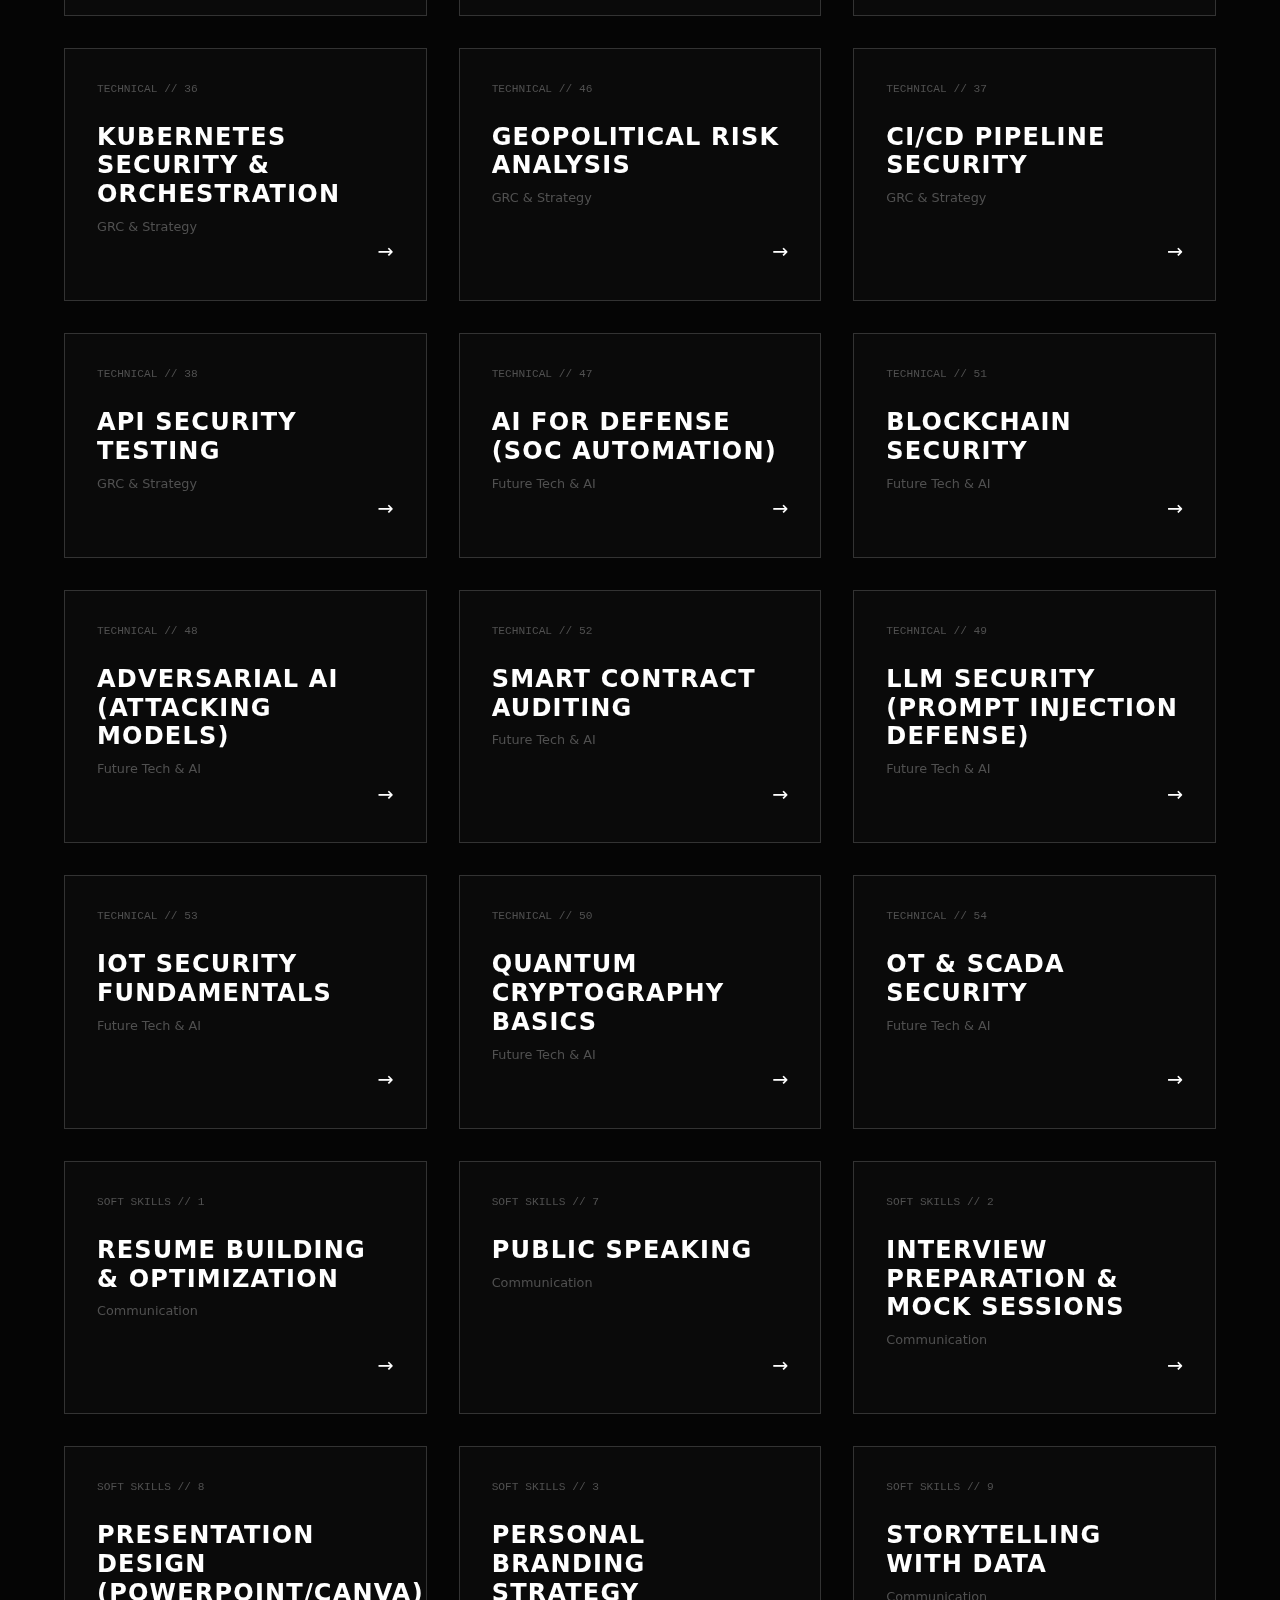
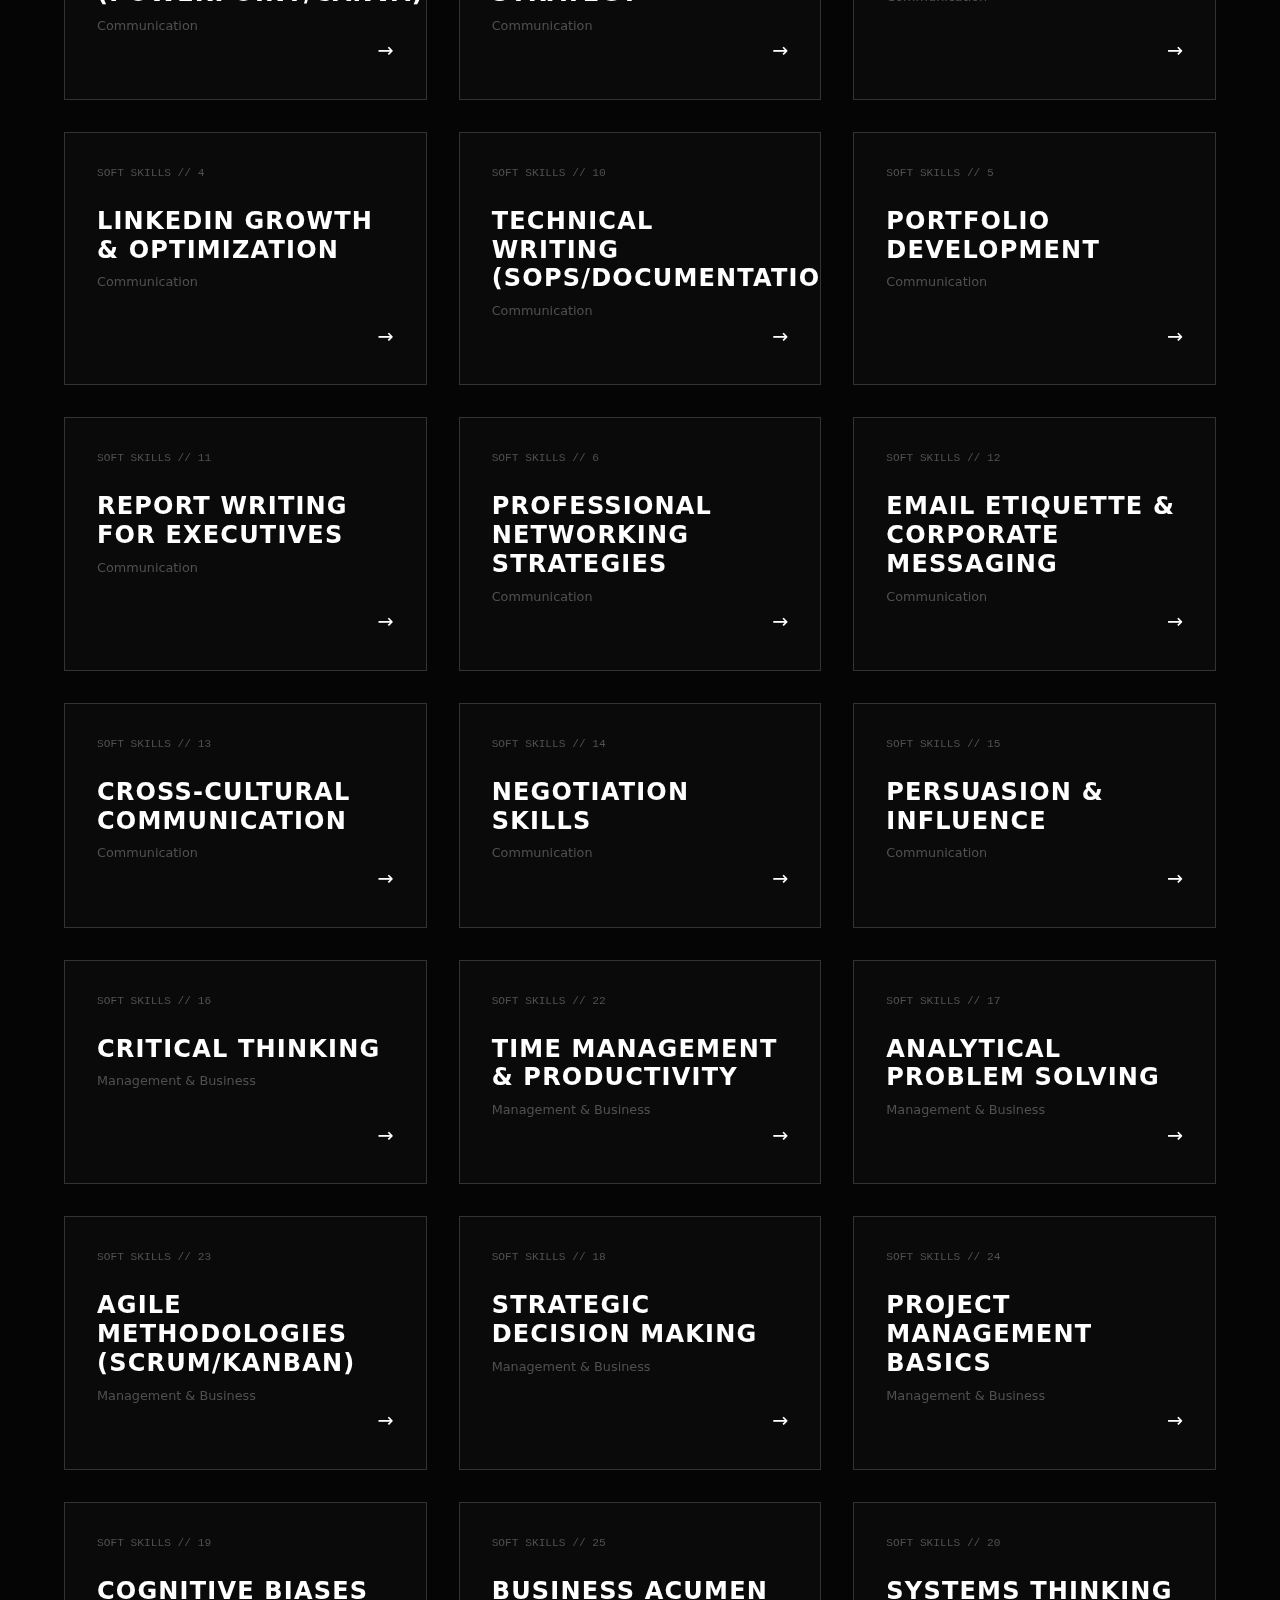
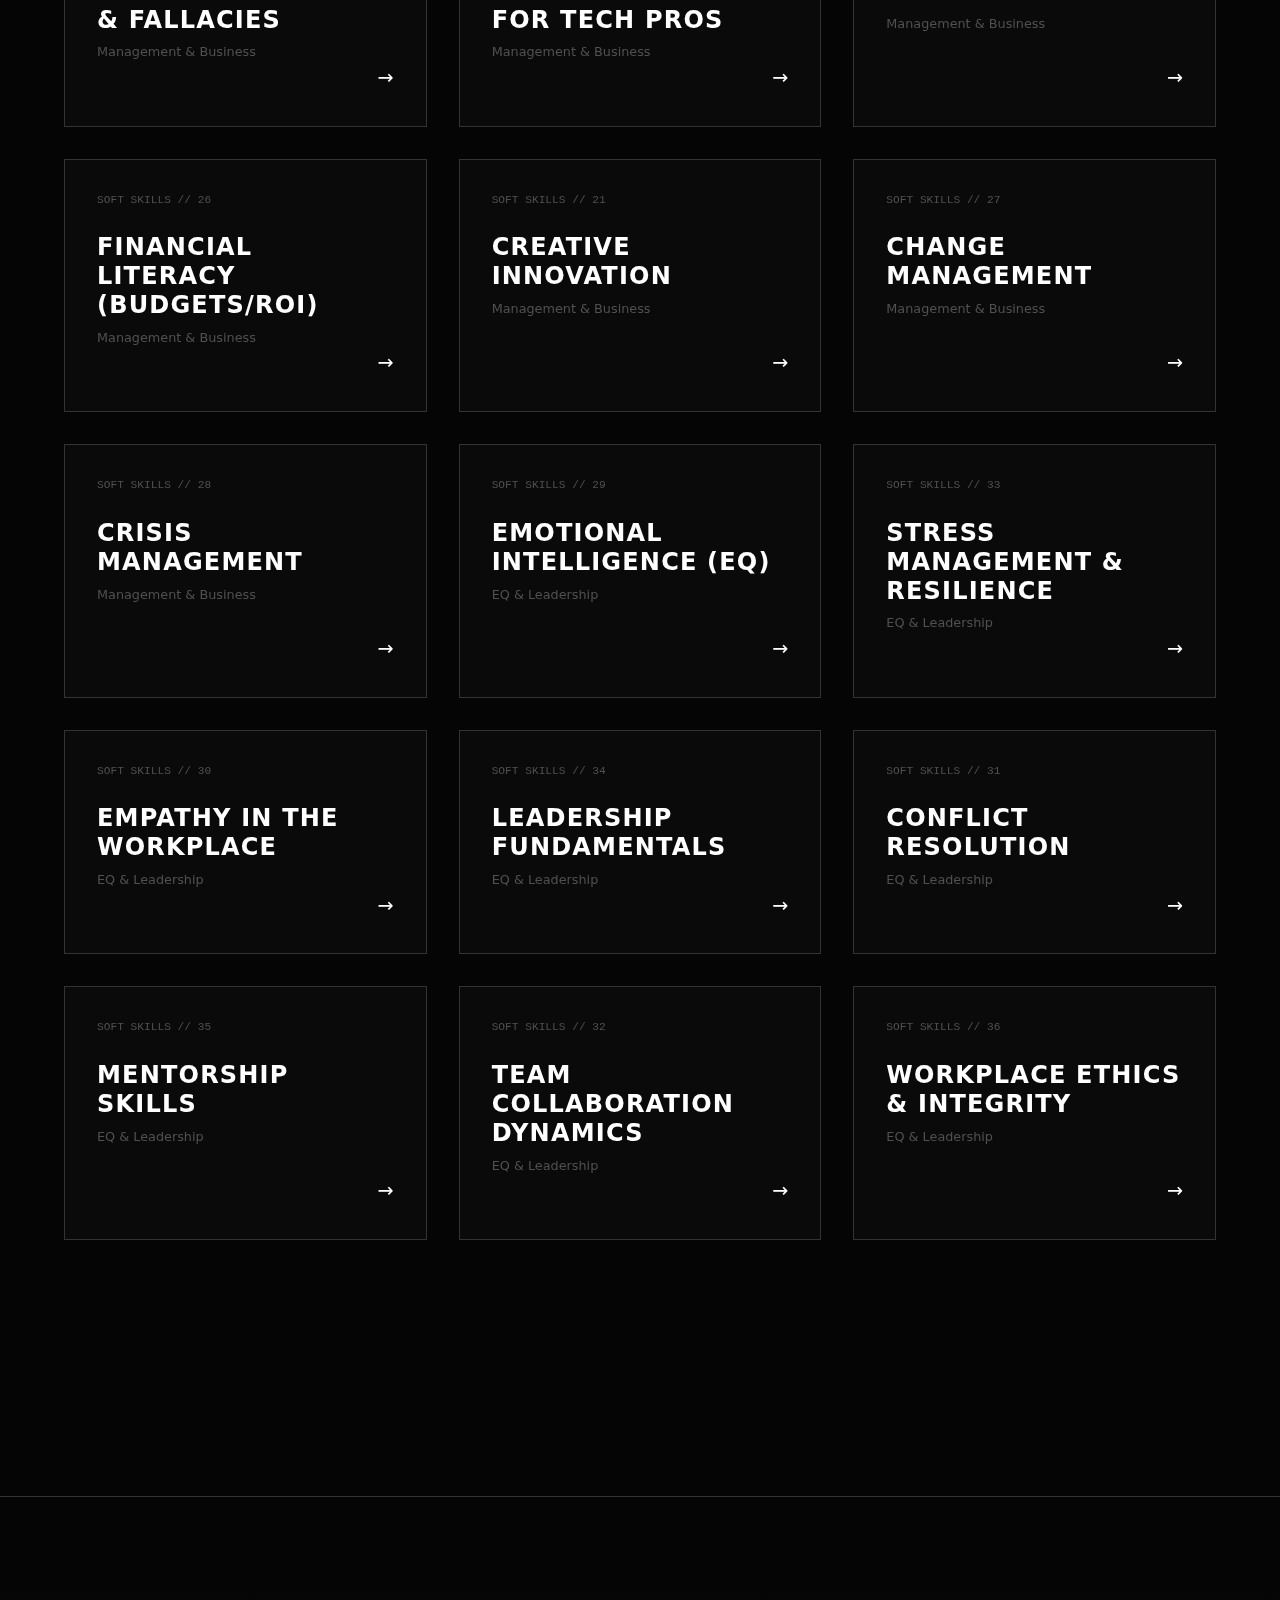
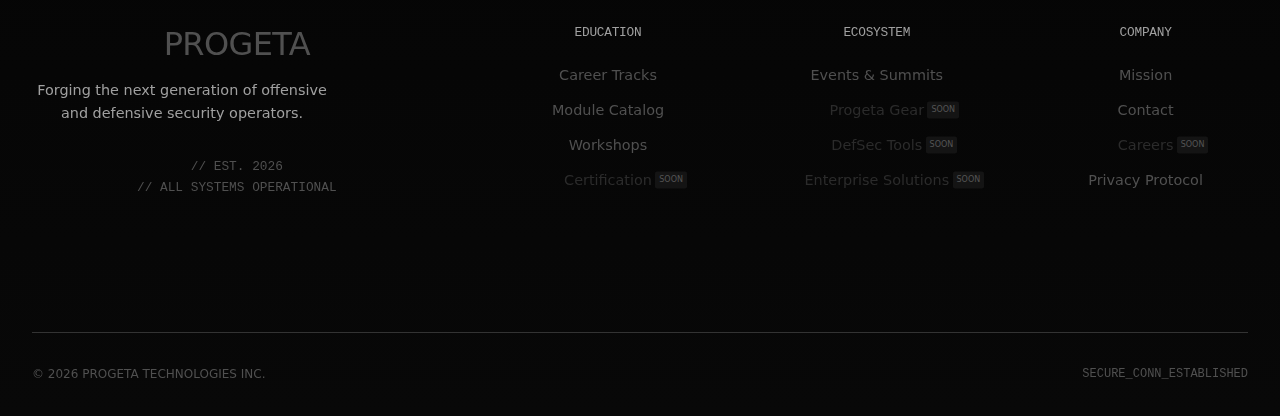
<file: modules.html>
<!DOCTYPE html>
<html lang="en">

<head>
    <meta charset="UTF-8">
    <meta name="viewport" content="width=device-width, initial-scale=1.0">
    <title>Progeta | Module Catalog</title>
    <link rel="stylesheet" href="assets/css/style.css">
</head>

<body>
    <header>
        <nav>
            <div class="logo">Progeta</div>
            <div class="nav-links">
                <a href="index.html">Home</a>
                <a href="tracks.html">Tracks</a>
                <a href="modules.html" class="active">Modules</a>
                <a href="workshops.html">Workshops</a>
                <a href="events.html">Events</a>
                <a href="about.html">Mission</a>
                <a href="contact.html" class="nav-btn">CONTACT</a>
            </div>
        </nav>
    </header>

    <main>
        <section class="page-hero">
            <h1>Master Module Catalog</h1>
            <p>Explore over 90 modular units across technical and soft skills.</p>
        </section>

        <section>
            <!-- Sticky Controls Header -->
            <section style="padding-top: 0; padding-bottom: 0;">
                <div class="modules-controls">
                    <div class="filter-bar">
                        <button class="filter-btn active" data-filter="all">All Modules</button>
                        <button class="filter-btn" data-filter="Technical">Technical</button>
                        <button class="filter-btn" data-filter="Soft Skills">Soft Skills</button>
                    </div>
                    <div class="search-container">
                        <input type="text" id="module-search" class="search-input"
                            placeholder="Search modules, skills, tools...">
                    </div>
                </div>
            </section>

            <!-- Main Grid -->
            <section>
                <div class="cards-grid" id="modules-grid">
                    <!-- Javascript will populate this -->
                </div>
            </section>
    </main>

    <footer class="mega-footer">
        <div class="footer-grid">
            <div class="footer-brand">
                <h2>PROGETA</h2>
                <p>Forging the next generation of offensive and defensive security operators.</p>
                <div
                    style="margin-top: 2rem; font-family: var(--font-mono); font-size: 0.8rem; color: var(--text-tertiary);">
                    // EST. 2026<br>
                    // ALL SYSTEMS OPERATIONAL
                </div>
            </div>

            <div class="footer-col">
                <h4>Education</h4>
                <ul>
                    <li><a href="tracks.html">Career Tracks</a></li>
                    <li><a href="modules.html">Module Catalog</a></li>
                    <li><a href="workshops.html">Workshops</a></li>
                    <li><a href="#" class="soon">Certification</a></li>
                </ul>
            </div>

            <div class="footer-col">
                <h4>Ecosystem</h4>
                <ul>
                    <li><a href="events.html">Events & Summits</a></li>
                    <li><a href="#" class="soon">Progeta Gear</a></li>
                    <li><a href="#" class="soon">DefSec Tools</a></li>
                    <li><a href="#" class="soon">Enterprise Solutions</a></li>
                </ul>
            </div>

            <div class="footer-col">
                <h4>Company</h4>
                <ul>
                    <li><a href="about.html">Mission</a></li>
                    <li><a href="contact.html">Contact</a></li>
                    <li><a href="#" class="soon">Careers</a></li>
                    <li><a href="#">Privacy Protocol</a></li>
                </ul>
            </div>
        </div>

        <div
            style="border-top: 1px solid var(--border-color); padding-top: 2rem; display: flex; justify-content: space-between; font-size: 0.75rem; color: var(--text-tertiary);">
            <span>&copy; 2026 PROGETA TECHNOLOGIES INC.</span>
            <span style="font-family: var(--font-mono);">SECURE_CONN_ESTABLISHED</span>
        </div>
    </footer>

    <script src="assets/js/data.js"></script>
    <script src="assets/js/app.js"></script>
    <script>
        document.addEventListener('DOMContentLoaded', () => {
            loadModules();
        });
    </script>
</body>

</html>
</file>
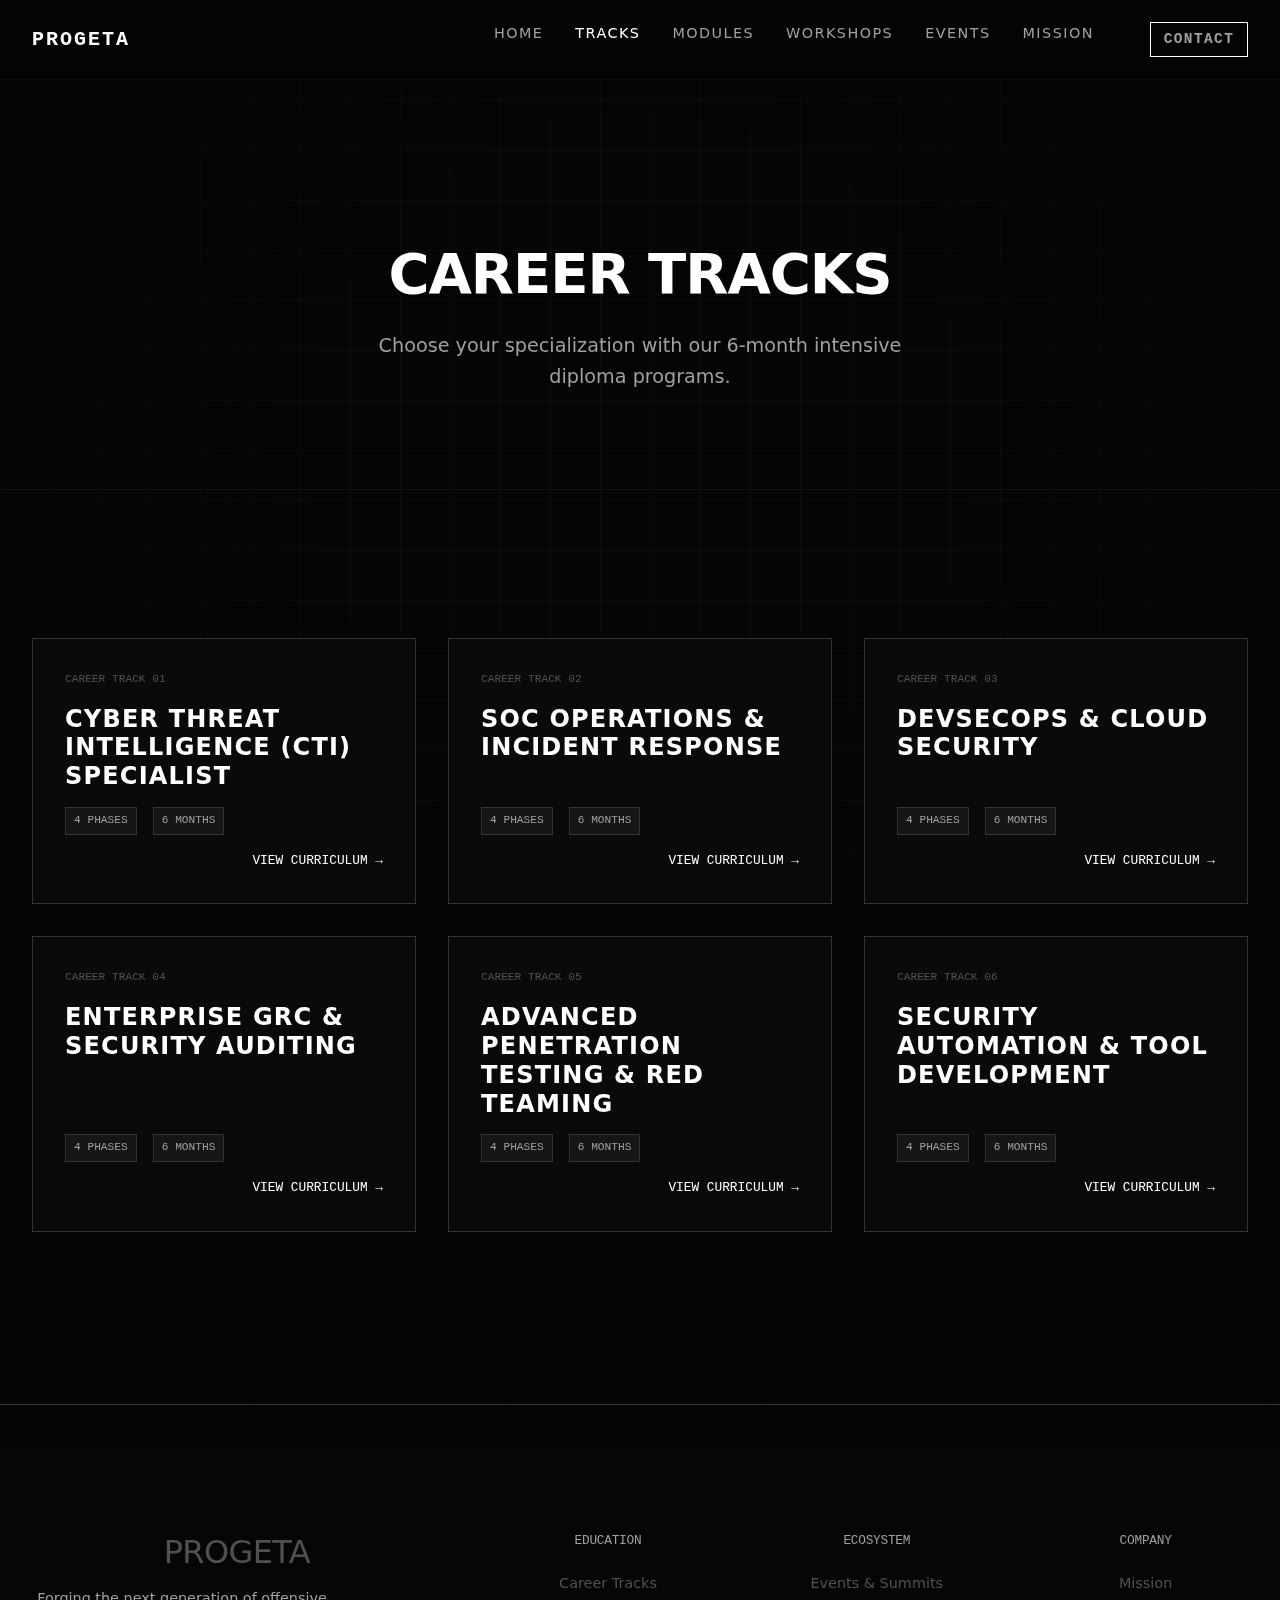
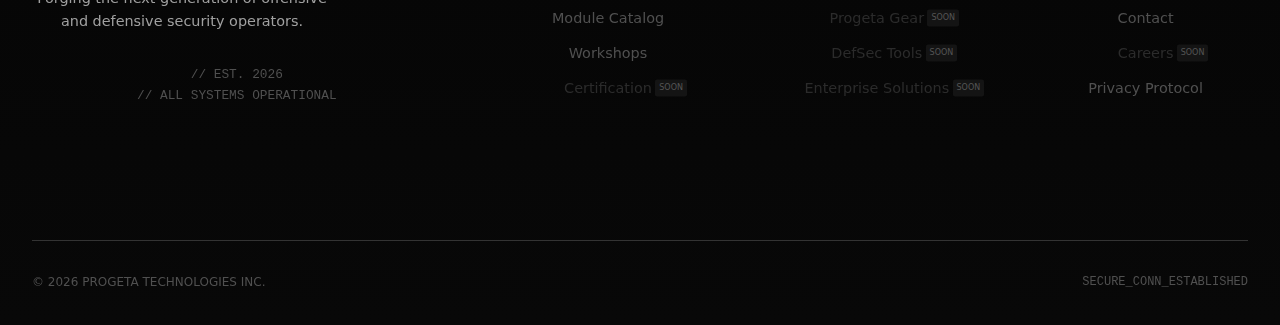
<file: tracks.html>
<!DOCTYPE html>
<html lang="en">

<head>
    <meta charset="UTF-8">
    <meta name="viewport" content="width=device-width, initial-scale=1.0">
    <title>Progeta | Career Tracks</title>
    <link rel="stylesheet" href="assets/css/style.css">
</head>

<body>
    <header>
        <nav>
            <div class="logo">Progeta</div>
            <div class="nav-links">
                <a href="index.html">Home</a>
                <a href="tracks.html" class="active">Tracks</a>
                <a href="modules.html">Modules</a>
                <a href="workshops.html">Workshops</a>
                <a href="events.html">Events</a>
                <a href="about.html">Mission</a>
                <a href="contact.html" class="nav-btn">CONTACT</a>
            </div>
        </nav>
    </header>

    <main>
        <section class="page-hero">
            <h1>Career Tracks</h1>
            <p>Choose your specialization with our 6-month intensive diploma programs.</p>
        </section>

        <section>
            <div class="cards-grid" id="tracks-list">
                <!-- Populated by JS -->
            </div>
        </section>
    </main>

    <footer class="mega-footer">
        <div class="footer-grid">
            <div class="footer-brand">
                <h2>PROGETA</h2>
                <p>Forging the next generation of offensive and defensive security operators.</p>
                <div
                    style="margin-top: 2rem; font-family: var(--font-mono); font-size: 0.8rem; color: var(--text-tertiary);">
                    // EST. 2026<br>
                    // ALL SYSTEMS OPERATIONAL
                </div>
            </div>

            <div class="footer-col">
                <h4>Education</h4>
                <ul>
                    <li><a href="tracks.html">Career Tracks</a></li>
                    <li><a href="modules.html">Module Catalog</a></li>
                    <li><a href="workshops.html">Workshops</a></li>
                    <li><a href="#" class="soon">Certification</a></li>
                </ul>
            </div>

            <div class="footer-col">
                <h4>Ecosystem</h4>
                <ul>
                    <li><a href="events.html">Events & Summits</a></li>
                    <li><a href="#" class="soon">Progeta Gear</a></li>
                    <li><a href="#" class="soon">DefSec Tools</a></li>
                    <li><a href="#" class="soon">Enterprise Solutions</a></li>
                </ul>
            </div>

            <div class="footer-col">
                <h4>Company</h4>
                <ul>
                    <li><a href="about.html">Mission</a></li>
                    <li><a href="contact.html">Contact</a></li>
                    <li><a href="#" class="soon">Careers</a></li>
                    <li><a href="#">Privacy Protocol</a></li>
                </ul>
            </div>
        </div>

        <div
            style="border-top: 1px solid var(--border-color); padding-top: 2rem; display: flex; justify-content: space-between; font-size: 0.75rem; color: var(--text-tertiary);">
            <span>&copy; 2026 PROGETA TECHNOLOGIES INC.</span>
            <span style="font-family: var(--font-mono);">SECURE_CONN_ESTABLISHED</span>
        </div>
    </footer>

    <script src="assets/js/data.js"></script>
    <script src="assets/js/app.js"></script>
    <script>
        document.addEventListener('DOMContentLoaded', () => {
            loadTracks();
        });
    </script>
</body>

</html>
</file>
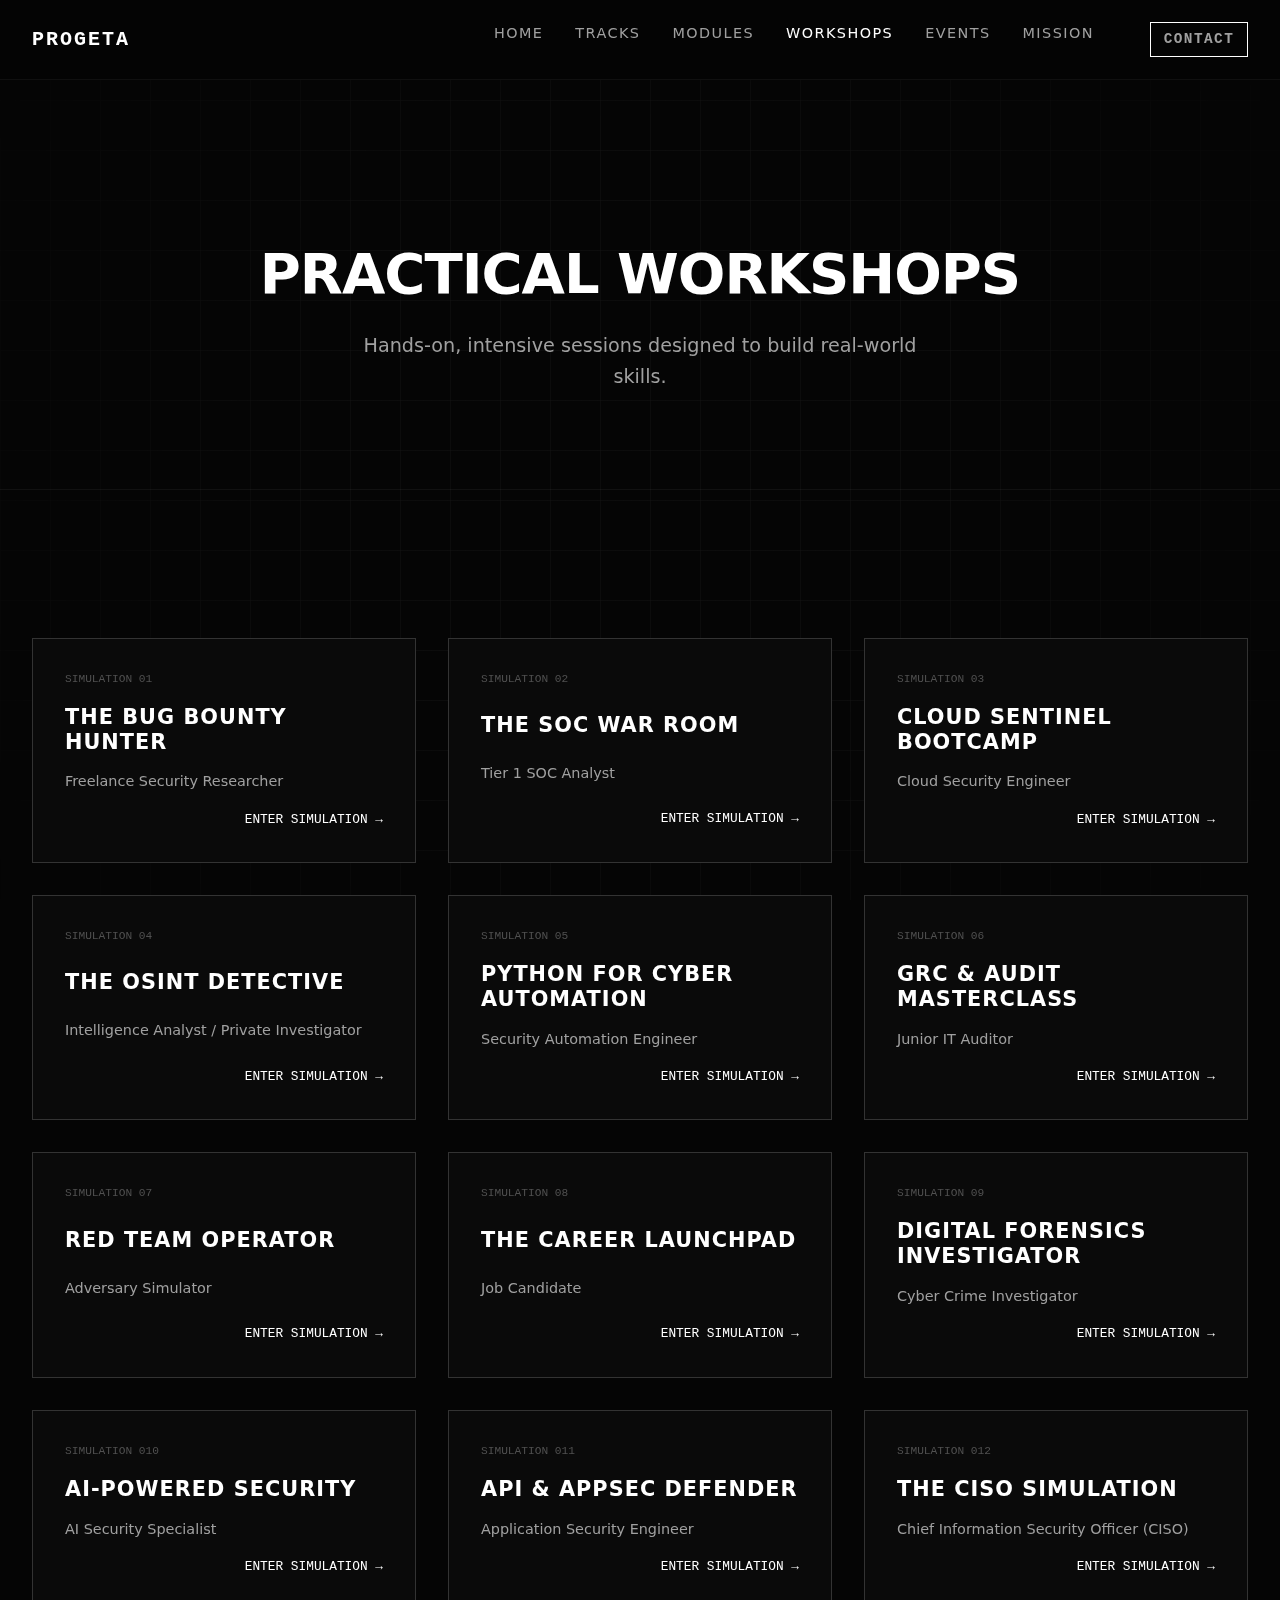
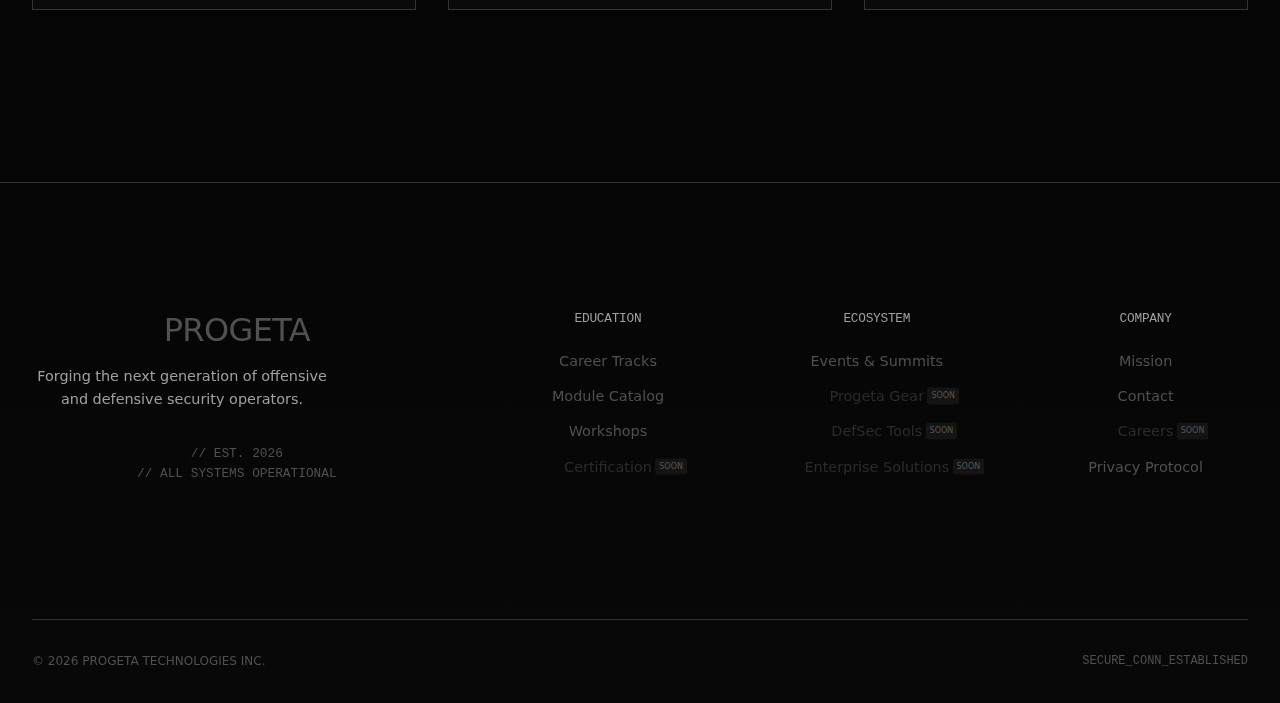
<file: workshops.html>
<!DOCTYPE html>
<html lang="en">

<head>
    <meta charset="UTF-8">
    <meta name="viewport" content="width=device-width, initial-scale=1.0">
    <title>Progeta | Workshops</title>
    <link rel="stylesheet" href="assets/css/style.css">
</head>

<body>
    <header>
        <nav>
            <div class="logo">Progeta</div>
            <div class="nav-links">
                <a href="index.html">Home</a>
                <a href="tracks.html">Tracks</a>
                <a href="modules.html">Modules</a>
                <a href="workshops.html" class="active">Workshops</a>
                <a href="events.html">Events</a>
                <a href="about.html">Mission</a>
                <a href="contact.html" class="nav-btn">CONTACT</a>
            </div>
        </nav>
    </header>

    <main>
        <section class="page-hero">
            <h1>Practical Workshops</h1>
            <p>Hands-on, intensive sessions designed to build real-world skills.</p>
        </section>

        <section>
            <div class="cards-grid" id="workshops-grid">
                <!-- Populated by JS -->
            </div>
        </section>
    </main>

    <footer class="mega-footer">
        <div class="footer-grid">
            <div class="footer-brand">
                <h2>PROGETA</h2>
                <p>Forging the next generation of offensive and defensive security operators.</p>
                <div
                    style="margin-top: 2rem; font-family: var(--font-mono); font-size: 0.8rem; color: var(--text-tertiary);">
                    // EST. 2026<br>
                    // ALL SYSTEMS OPERATIONAL
                </div>
            </div>

            <div class="footer-col">
                <h4>Education</h4>
                <ul>
                    <li><a href="tracks.html">Career Tracks</a></li>
                    <li><a href="modules.html">Module Catalog</a></li>
                    <li><a href="workshops.html">Workshops</a></li>
                    <li><a href="#" class="soon">Certification</a></li>
                </ul>
            </div>

            <div class="footer-col">
                <h4>Ecosystem</h4>
                <ul>
                    <li><a href="events.html">Events & Summits</a></li>
                    <li><a href="#" class="soon">Progeta Gear</a></li>
                    <li><a href="#" class="soon">DefSec Tools</a></li>
                    <li><a href="#" class="soon">Enterprise Solutions</a></li>
                </ul>
            </div>

            <div class="footer-col">
                <h4>Company</h4>
                <ul>
                    <li><a href="about.html">Mission</a></li>
                    <li><a href="contact.html">Contact</a></li>
                    <li><a href="#" class="soon">Careers</a></li>
                    <li><a href="#">Privacy Protocol</a></li>
                </ul>
            </div>
        </div>

        <div
            style="border-top: 1px solid var(--border-color); padding-top: 2rem; display: flex; justify-content: space-between; font-size: 0.75rem; color: var(--text-tertiary);">
            <span>&copy; 2026 PROGETA TECHNOLOGIES INC.</span>
            <span style="font-family: var(--font-mono);">SECURE_CONN_ESTABLISHED</span>
        </div>
    </footer>

    <script src="assets/js/data.js"></script>
    <script src="assets/js/app.js"></script>
    <script>
        document.addEventListener('DOMContentLoaded', () => {
            loadWorkshops();
        });
    </script>
</body>

</html>
</file>
<file: assets/css/style.css>
:root {
    /* --- Premium Tech Palette --- */
    --bg-color: #050505;
    /* Deepest Black */
    --bg-card: #0a0a0a;
    /* Slightly lighter for cards */
    --text-primary: #ffffff;
    --text-secondary: #a0a0a0;
    --text-tertiary: #505050;
    --accent-color: #ffffff;
    /* Stark White Accent */
    --border-color: #333333;
    --border-active: #ffffff;

    /* --- Typography --- */
    --font-main: 'Inter', system-ui, -apple-system, sans-serif;
    --font-mono: 'JetBrains Mono', 'Fira Code', monospace;

    /* --- Spacing System --- */
    --space-sm: 1rem;
    --space-md: 2rem;
    --space-lg: 4rem;
    --space-xl: 8rem;

    /* --- Animation --- */
    --anim-smooth: all 0.4s cubic-bezier(0.16, 1, 0.3, 1);
}

*,
*::before,
*::after {
    box-sizing: border-box;
    margin: 0;
    padding: 0;
}

body {
    background-color: var(--bg-color);
    color: var(--text-primary);
    font-family: var(--font-main);
    line-height: 1.6;
    font-size: 16px;
    overflow-x: hidden;
}

/* --- Typography Utilities --- */
h1,
h2,
h3,
h4 {
    font-weight: 400;
    /* Modern thin/regular look */
    letter-spacing: -0.02em;
    line-height: 1.2;
}

h1 {
    font-size: clamp(3rem, 5vw, 6rem);
    font-weight: 700;
}

h2 {
    font-size: clamp(2rem, 3vw, 3.5rem);
    margin-bottom: var(--space-md);
}

h3 {
    font-size: 1.25rem;
    font-family: var(--font-mono);
    text-transform: uppercase;
    letter-spacing: 0.05em;
    margin-bottom: var(--space-sm);
}

p {
    color: var(--text-secondary);
    max-width: 65ch;
    font-weight: 300;
}

a {
    color: inherit;
    text-decoration: none;
    transition: var(--anim-smooth);
}

/* --- Layout Wrappers --- */
header,
main,
footer {
    width: 100%;
}

main {
    padding-top: 80px;
    /* Header clearance */
}

section {
    padding: var(--space-lg) var(--space-md);
    max-width: 1440px;
    margin: 0 auto;
    position: relative;
}

/* --- Navigation --- */
nav {
    position: fixed;
    top: 0;
    left: 0;
    width: 100%;
    height: 80px;
    display: flex;
    justify-content: space-between;
    align-items: center;
    padding: 0 var(--space-md);
    background: rgba(5, 5, 5, 0.85);
    backdrop-filter: blur(12px);
    z-index: 1000;
    border-bottom: 1px solid rgba(255, 255, 255, 0.05);
}

.logo {
    font-family: var(--font-mono);
    font-weight: 700;
    font-size: 1.25rem;
    letter-spacing: 0.1em;
    text-transform: uppercase;
}

.nav-links {
    display: flex;
    gap: var(--space-md);
}

.nav-links a {
    font-size: 0.9rem;
    color: var(--text-secondary);
    text-transform: uppercase;
    letter-spacing: 0.1em;
}

.nav-links a:hover,
.nav-links a.active {
    color: var(--text-primary);
}

/* --- Hero Section --- */
.hero {
    min-height: 60vh;
    display: flex;
    flex-direction: column;
    justify-content: center;
    border-bottom: 1px solid var(--border-color);
}

/* --- Modules Controls (Sticky Header) --- */
.modules-controls {
    position: sticky;
    top: 80px;
    /* Below nav */
    background: rgba(5, 5, 5, 0.95);
    z-index: 900;
    padding: var(--space-md) 0;
    border-bottom: 1px solid var(--border-color);
    display: flex;
    justify-content: space-between;
    align-items: center;
    flex-wrap: wrap;
    gap: var(--space-md);
    margin-bottom: var(--space-lg);
}

.filter-bar {
    display: flex;
    gap: 1rem;
}

.filter-btn {
    background: transparent;
    border: 1px solid var(--border-color);
    color: var(--text-secondary);
    padding: 0.75rem 1.5rem;
    font-family: var(--font-mono);
    font-size: 0.85rem;
    text-transform: uppercase;
    cursor: pointer;
    transition: var(--anim-smooth);
}

.filter-btn:hover {
    border-color: var(--text-primary);
    color: var(--text-primary);
}

.filter-btn.active {
    background: var(--text-primary);
    color: var(--bg-color);
    border-color: var(--text-primary);
}

.search-container {
    flex-grow: 1;
    display: flex;
    justify-content: flex-end;
}

.search-input {
    background: rgba(255, 255, 255, 0.03);
    border: 1px solid var(--border-color);
    color: var(--text-primary);
    padding: 0.75rem 1.5rem;
    font-family: var(--font-mono);
    font-size: 0.9rem;
    width: 100%;
    max-width: 400px;
    transition: var(--anim-smooth);
}

.search-input:focus {
    outline: none;
    border-color: var(--text-primary);
    background: rgba(255, 255, 255, 0.05);
}

/* --- Cards Grid --- */
.cards-grid {
    display: grid;
    grid-template-columns: repeat(auto-fill, minmax(350px, 1fr));
    gap: var(--space-md);
    width: 100%;
    min-height: 50vh;
    /* Prevent empty collapse */
}

/* --- Premium Card Design --- */
.card {
    background: var(--bg-card);
    border: 1px solid var(--border-color);
    padding: var(--space-md);
    display: flex;
    flex-direction: column;
    justify-content: space-between;
    transition: var(--anim-smooth);
    position: relative;
    overflow: hidden;
}

.card:hover {
    border-color: var(--text-tertiary);
    transform: translateY(-2px);
    box-shadow: 0 10px 30px rgba(0, 0, 0, 0.5);
}

/* Card Header */
.card h3 {
    font-family: var(--font-main);
    /* Switch to sans for title readability */
    font-size: 1.5rem;
    font-weight: 600;
    margin-bottom: var(--space-sm);
    color: var(--text-primary);
}

.card .category {
    font-family: var(--font-mono);
    font-size: 0.7rem;
    color: var(--text-tertiary);
    text-transform: uppercase;
    margin-bottom: var(--space-sm);
    display: block;
}

.card .tag {
    font-family: var(--font-mono);
    font-size: 0.7rem;
    padding: 4px 8px;
    border: 1px solid var(--border-color);
    text-transform: uppercase;
}

/* Card Details Section */
.card .details {
    margin-top: 1.5rem;
    padding-top: 1.5rem;
    border-top: 1px solid var(--border-color);
}

.meta-field {
    margin-bottom: 0.75rem;
    display: flex;
    flex-direction: column;
}

.meta-label {
    font-family: var(--font-mono);
    font-size: 0.65rem;
    color: var(--text-tertiary);
    text-transform: uppercase;
    letter-spacing: 0.05em;
    margin-bottom: 4px;
}

.meta-value {
    font-size: 0.9rem;
    color: var(--text-secondary);
    line-height: 1.4;
}

/* --- Mobile Responsiveness --- */
@media (max-width: 768px) {
    h1 {
        font-size: 2.5rem;
    }

    /* FIX: Make Nav Visible */
    nav {
        height: auto;
        flex-direction: column;
        padding: 1rem 0;
        background: rgba(5, 5, 5, 0.98);
        /* Solid bg for readability */
    }

    .nav-links {
        display: flex;
        flex-wrap: wrap;
        justify-content: center;
        gap: 0.8rem;
        margin-top: 1rem;
        width: 100%;
    }

    .nav-links a {
        font-size: 0.75rem;
        /* Smaller font */
        padding: 0.2rem 0.5rem;
    }

    /* Hide the Contact button text if space is tight, keep icon? No, keep simple. */
    .nav-btn {
        margin-left: 0;
        background: var(--text-primary);
        color: #000;
    }

    .modules-controls {
        flex-direction: column;
        align-items: stretch;
        top: 60px;
    }

    .filter-bar {
        overflow-x: auto;
        padding-bottom: 0.5rem;
    }

    .search-input {
        max-width: 100%;
    }

    .cards-grid {
        grid-template-columns: 1fr;
    }
}

/* --- Animation Utilities --- */
.stagger-delay {
    opacity: 0;
    transform: translateY(20px);
    transition: opacity 0.6s ease, transform 0.6s ease;
}

.stagger-delay.visible {
    opacity: 1;
    transform: translateY(0);
}

/* --- Footer --- */
footer {
    border-top: 1px solid var(--border-color);
    padding: var(--space-large) var(--space-md);
    margin-top: var(--space-xl);
    text-align: center;
    color: var(--text-tertiary);
    font-size: 0.8rem;
}

/* --- Restored & Enhanced: Landing Page Structure --- */
.structure-list {
    display: flex;
    flex-direction: column;
    gap: 1px;
    background: var(--border-color);
    /* Creates border lines between items */
    border: 1px solid var(--border-color);
}

.structure-item {
    background: var(--bg-card);
    padding: var(--space-md);
    display: grid;
    grid-template-columns: 50px 1fr 50px;
    align-items: center;
    gap: var(--space-md);
    transition: var(--anim-smooth);
    text-decoration: none;
    position: relative;
    overflow: hidden;
}

.structure-item:hover {
    background: #0f0f0f;
}

.structure-item .index {
    font-family: var(--font-mono);
    color: var(--text-tertiary);
    font-size: 1rem;
}

.structure-item .content h3 {
    margin-bottom: 0.25rem;
    font-size: 1.5rem;
    color: var(--text-primary);
}

.structure-item .arrow {
    font-size: 1.5rem;
    color: var(--text-tertiary);
    transition: transform 0.3s ease;
}

.structure-item:hover .arrow {
    transform: translateX(10px);
    color: var(--text-primary);
}

/* --- Restored: Section Headers --- */
.section-header {
    display: flex;
    justify-content: space-between;
    align-items: baseline;
    margin-bottom: var(--space-lg);
    border-bottom: 1px solid var(--border-color);
    padding-bottom: var(--space-sm);
}

.sys-code {
    font-family: var(--font-mono);
    color: var(--text-tertiary);
    font-size: 0.9rem;
}

/* --- Restored: Visual CTA --- */
.cta-btn {
    display: inline-block;
    margin-top: var(--space-md);
    padding: 1rem 2rem;
    background: var(--text-primary);
    color: var(--bg-color);
    font-family: var(--font-mono);
    font-weight: 700;
    text-transform: uppercase;
    transition: var(--anim-smooth);
}

.cta-btn:hover {
    background: transparent;
    color: var(--text-primary);
    box-shadow: inset 0 0 0 1px var(--text-primary);
}


/* --- Ambient Animation: The "Grid Mesh" --- */
body::before {
    content: '';
    position: fixed;
    top: 0;
    left: 0;
    width: 100%;
    height: 100%;
    background:
        linear-gradient(rgba(20, 20, 20, 0.5) 1px, transparent 1px),
        linear-gradient(90deg, rgba(20, 20, 20, 0.5) 1px, transparent 1px);
    background-size: 50px 50px;
    pointer-events: none;
    z-index: -1;
    mask-image: radial-gradient(circle at center, black 40%, transparent 100%);
    animation: pulseGrid 10s infinite alternate;
}

@keyframes pulseGrid {
    0% {
        opacity: 0.3;
        transform: scale(1);
    }

    100% {
        opacity: 0.6;
        transform: scale(1.02);
    }
}

/* --- Scroll Animation "Reveal" Fix --- */
.stagger-delay {
    opacity: 1 !important;
    /* Force visible for safety first */
    /* Then re-apply animation if supported */
    animation: fadeUp 0.8s cubic-bezier(0.2, 0.8, 0.2, 1) forwards;
}

@keyframes fadeUp {
    from {
        opacity: 0;
        transform: translateY(30px);
    }

    to {
        opacity: 1;
        transform: translateY(0);
    }
}

/* --- Track & Phase Styling --- */
.track-phases {
    margin-top: var(--space-md);
}

.phase-block {
    margin-bottom: 1.5rem;
    padding-left: 1rem;
    border-left: 2px solid var(--border-color);
    transition: border-color 0.3s;
}

.card:hover .phase-block {
    border-left-color: var(--text-tertiary);
}

.phase-title {
    font-family: var(--font-mono);
    font-size: 0.9rem;
    color: var(--text-secondary);
    margin-bottom: 0.5rem;
    text-transform: uppercase;
}

.phase-modules {
    display: flex;
    flex-wrap: wrap;
    gap: 6px;
}

.phase-module-tag {
    font-size: 0.7rem;
    padding: 3px 6px;
    background: rgba(255, 255, 255, 0.03);
    border: 1px solid var(--border-color);
    color: #888;
}

.phase-module-tag.tech {
    color: #aaa;
    border-color: #444;
}

.phase-module-tag.soft {
    color: #666;
    font-style: italic;
}


/* --- Ecosystem Journey Map --- */
.journey-map {
    display: flex;
    justify-content: space-between;
    align-items: center;
    position: relative;
    padding: var(--space-md) 0;
    margin-top: var(--space-md);
}

.journey-map::before {
    content: '';
    position: absolute;
    top: 50%;
    left: 0;
    width: 100%;
    height: 1px;
    background: linear-gradient(90deg,
            transparent 0%,
            var(--border-color) 20%,
            var(--border-color) 80%,
            transparent 100%);
    z-index: 0;
    transform: translateY(-50%);
}

.journey-node {
    position: relative;
    z-index: 2;
    background: var(--bg-color);
    border: 1px solid var(--border-color);
    padding: var(--space-md);
    width: 200px;
    height: 200px;
    display: flex;
    flex-direction: column;
    justify-content: center;
    align-items: center;
    text-align: center;
    transition: var(--anim-smooth);
    cursor: pointer;
}

.journey-node:hover {
    border-color: var(--text-primary);
    transform: scale(1.05);
    background: #0a0a0a;
    box-shadow: 0 0 30px rgba(255, 255, 255, 0.05);
}

.node-icon {
    font-size: 3rem;
    font-weight: 700;
    color: var(--text-tertiary);
    margin-bottom: 0.5rem;
    font-family: var(--font-mono);
}

.journey-node:hover .node-icon {
    color: var(--text-primary);
}

.node-content h3 {
    font-size: 1rem;
    margin-bottom: 0.25rem;
}

.node-content p {
    font-size: 0.8rem;
    color: var(--text-secondary);
}

.node-meta {
    display: block;
    margin-top: 0.5rem;
    font-family: var(--font-mono);
    font-size: 0.65rem;
    color: var(--text-tertiary);
    text-transform: uppercase;
}

/* Connectors for Mobile */
@media (max-width: 900px) {
    .journey-map {
        flex-direction: column;
        gap: var(--space-md);
    }

    .journey-map::before {
        width: 1px;
        height: 100%;
        top: 0;
        left: 50%;
        transform: translateX(-50%);
        background: linear-gradient(180deg,
                transparent 0%,
                var(--border-color) 20%,
                var(--border-color) 80%,
                transparent 100%);
    }

    .journey-node {
        width: 100%;
        height: auto;
        flex-direction: row;
        justify-content: flex-start;
        text-align: left;
        gap: 1rem;
    }

    .node-icon {
        font-size: 2rem;
        margin-bottom: 0;
    }
}

/* --- Massive Ecosystem Footer --- */
.mega-footer {
    border-top: 1px solid var(--border-color);
    padding: var(--space-xl) var(--space-md) var(--space-md);
    margin-top: var(--space-xl);
    background: linear-gradient(to top, #080808, var(--bg-color));
}

.footer-grid {
    display: grid;
    grid-template-columns: 2fr 1fr 1fr 1fr;
    gap: var(--space-lg);
    margin-bottom: var(--space-xl);
}

.footer-brand h2 {
    font-size: 2rem;
    margin-bottom: 1rem;
}

.footer-brand p {
    font-size: 0.9rem;
    max-width: 300px;
}

.footer-col h4 {
    font-family: var(--font-mono);
    color: var(--text-secondary);
    font-size: 0.8rem;
    text-transform: uppercase;
    margin-bottom: 1.5rem;
}

.footer-col ul {
    list-style: none;
}

.footer-col li {
    margin-bottom: 0.75rem;
}

.footer-col a {
    color: var(--text-tertiary);
    font-size: 0.9rem;
    transition: color 0.2s;
}

.footer-col a:hover {
    color: var(--text-primary);
}

/* Faux "Coming Soon" styles for ecosystem feel */
.soon {
    opacity: 0.5;
    cursor: default;
    position: relative;
}

.soon::after {
    content: 'SOON';
    position: absolute;
    right: -30px;
    top: 50%;
    transform: translateY(-50%);
    font-size: 0.5rem;
    background: #222;
    padding: 2px 4px;
    border-radius: 2px;
}

/* --- "Alive" Spotlight Logic --- */
.card,
.journey-node {
    /* Prepared for spotlight */
    position: relative;
    overflow: hidden;
}

.card::before,
.journey-node::before {
    /* The Glow */
    content: '';
    position: absolute;
    top: 0;
    left: 0;
    width: 100%;
    height: 100%;
    background: radial-gradient(800px circle at var(--mouse-x) var(--mouse-y),
            rgba(255, 255, 255, 0.06),
            transparent 40%);
    opacity: 0;
    transition: opacity 0.5s;
    pointer-events: none;
    z-index: 1;
}

.card:hover::before,
.journey-node:hover::before {
    opacity: 1;
}

/* Ensure content stays above the spotlight glow */
.card>*,
.journey-node>* {
    position: relative;
    z-index: 2;
}

/* --- Narrative Gap Section --- */
.gap-section {
    border-bottom: 1px solid var(--border-color);
    padding-bottom: 4rem;
    margin-bottom: 4rem;
}

.gap-content {
    display: grid;
    grid-template-columns: 1fr 1fr;
    gap: 4rem;
    align-items: center;
}

.gap-text h3 {
    font-size: 1.5rem;
    margin-bottom: 1rem;
    color: var(--text-primary);
}

.gap-text p {
    color: var(--text-secondary);
    margin-bottom: 1.5rem;
    line-height: 1.6;
}

.highlight-text {
    color: var(--accent-primary);
    font-weight: 700;
}

.gap-stat {
    text-align: center;
    border: 1px solid var(--border-color);
    padding: 2rem;
    background: rgba(255, 255, 255, 0.02);
    transition: var(--anim-smooth);
}

.gap-stat:hover {
    background: rgba(255, 255, 255, 0.04);
    transform: translateY(-5px);
    border-color: var(--accent-primary);
}

.stat-number {
    font-size: 4rem;
    font-weight: 700;
    color: var(--text-primary);
    margin-bottom: 0.5rem;
    font-variant-numeric: tabular-nums;
}

.stat-label {
    font-family: var(--font-mono);
    color: var(--text-tertiary);
    text-transform: uppercase;
    letter-spacing: 1px;
}

@media (max-width: 900px) {
    .gap-content {
        grid-template-columns: 1fr;
        gap: 2rem;
    }

    .gap-stat {
        margin-top: 1rem;
    }
}

/* --- IGNITION LOADER --- */
#loader-overlay {
    position: fixed;
    top: 0;
    left: 0;
    width: 100%;
    height: 100%;
    background: #000;
    z-index: 9999;
    display: flex;
    justify-content: center;
    align-items: center;
    transition: opacity 0.8s ease-out, visibility 0.8s;
}

.loader-core {
    width: 0;
    height: 1px;
    background: white;
    position: relative;
    animation: core-expand 1.5s cubic-bezier(0.22, 1, 0.36, 1) forwards;
}

/* The Shine/Ignition */
.loader-core::after {
    content: '';
    position: absolute;
    top: 50%;
    left: 50%;
    transform: translate(-50%, -50%);
    width: 0px;
    height: 0px;
    background: radial-gradient(circle, rgba(255, 255, 255, 1) 0%, rgba(255, 255, 255, 0) 70%);
    box-shadow: 0 0 40px 10px rgba(255, 255, 255, 0.5);
    border-radius: 50%;
    animation: core-ignite 1.2s 0.5s ease-out forwards;
}

@keyframes core-expand {
    0% {
        width: 0;
        opacity: 0;
    }

    50% {
        width: 100px;
        opacity: 1;
    }

    100% {
        width: 300px;
        opacity: 0;
    }
}

@keyframes core-ignite {
    0% {
        width: 0;
        height: 0;
        opacity: 0;
    }

    10% {
        width: 10px;
        height: 10px;
        opacity: 1;
        filter: brightness(2);
    }

    100% {
        width: 600px;
        height: 600px;
        opacity: 0;
        filter: brightness(0);
    }
}

/* --- ASCENSION BACKGROUND (Growth/Individualism) --- */
.ascension-bg {
    position: fixed;
    top: 0;
    left: 0;
    width: 100%;
    height: 100%;
    pointer-events: none;
    z-index: -1;
    overflow: hidden;
}

.ascension-line {
    position: absolute;
    bottom: -100%;
    width: 1px;
    background: linear-gradient(to top, transparent, rgba(255, 255, 255, 0.03), transparent);
    animation: ascend 15s linear infinite;
}

@keyframes ascend {
    0% {
        transform: translateY(0);
        opacity: 0;
    }

    20% {
        opacity: 1;
    }

    80% {
        opacity: 1;
    }

    100% {
        transform: translateY(-200vh);
        opacity: 0;
    }
}

/* --- Massive Ecosystem Footer --- */
.mega-footer {
    border-top: 1px solid var(--border-color);
    padding: var(--space-xl) var(--space-md) var(--space-md);
    margin-top: var(--space-xl);
    background: linear-gradient(to top, #080808, var(--bg-color));
}

.footer-grid {
    display: grid;
    grid-template-columns: 2fr 1fr 1fr 1fr;
    gap: var(--space-lg);
    margin-bottom: var(--space-xl);
}

.footer-brand h2 {
    font-size: 2rem;
    margin-bottom: 1rem;
}

.footer-brand p {
    font-size: 0.9rem;
    max-width: 300px;
    color: var(--text-secondary);
}

.footer-col h4 {
    font-family: var(--font-mono);
    color: var(--text-secondary);
    font-size: 0.8rem;
    text-transform: uppercase;
    margin-bottom: 1.5rem;
}

.footer-col ul {
    list-style: none;
}

.footer-col li {
    margin-bottom: 0.75rem;
}

.footer-col a {
    color: var(--text-tertiary);
    font-size: 0.9rem;
    transition: color 0.2s;
    text-decoration: none;
}

.footer-col a:hover {
    color: var(--text-primary);
}

/* Faux "Coming Soon" styles for ecosystem feel */
.soon {
    opacity: 0.5;
    cursor: default;
    position: relative;
}

.soon::after {
    content: 'SOON';
    position: absolute;
    right: -35px;
    top: 50%;
    transform: translateY(-50%);
    font-size: 0.5rem;
    background: #222;
    padding: 2px 4px;
    border-radius: 2px;
    color: var(--text-secondary);
}

@media (max-width: 900px) {
    .footer-grid {
        grid-template-columns: 1fr;
        gap: 2rem;
    }
}

/* --- Detail View Styles --- */
.detail-container {
    padding: var(--space-xl) var(--space-md);
    max-width: 1000px;
    margin: 0 auto;
    min-height: 80vh;
}

.back-link {
    display: inline-block;
    color: var(--text-tertiary);
    text-decoration: none;
    font-family: var(--font-mono);
    margin-bottom: var(--space-lg);
    transition: color 0.2s;
}

.back-link:hover {
    color: var(--accent-primary);
}

.detail-header {
    border-bottom: 1px solid var(--border-color);
    padding-bottom: var(--space-lg);
    margin-bottom: var(--space-lg);
}

.detail-header h1 {
    font-size: 3rem;
    margin-top: 0.5rem;
    line-height: 1.1;
}

.detail-body {
    display: grid;
    gap: var(--space-lg);
}

.detail-section {
    margin-bottom: var(--space-md);
}

.detail-section h3 {
    font-size: 1.2rem;
    color: var(--text-secondary);
    margin-bottom: 0.75rem;
    border-left: 2px solid var(--accent-primary);
    padding-left: 1rem;
}

.detail-section p,
.detail-section li {
    font-size: 1.1rem;
    line-height: 1.7;
    color: var(--text-primary);
}

.detail-meta-grid {
    display: grid;
    grid-template-columns: repeat(auto-fit, minmax(200px, 1fr));
    gap: 1.5rem;
    background: rgba(255, 255, 255, 0.03);
    padding: 2rem;
    border: 1px solid var(--border-color);
    margin-top: 2rem;
}

.meta-item label {
    display: block;
    font-family: var(--font-mono);
    color: var(--text-tertiary);
    font-size: 0.75rem;
    margin-bottom: 0.5rem;
}

.meta-item span {
    font-size: 1.1rem;
    font-weight: 600;
}

/* --- Interactive Card States --- */
.interactive-card {
    cursor: pointer;
    border-left: 1px solid var(--border-color);
}

.interactive-card:hover {
    border-left: 2px solid var(--accent-primary);
    transform: translateY(-2px);
    background: linear-gradient(180deg, rgba(20, 20, 20, 1) 0%, rgba(30, 30, 30, 1) 100%);
}

.tag {
    display: inline-block;
    padding: 0.25rem 0.5rem;
    background: rgba(255, 255, 255, 0.05);
    border: 1px solid var(--border-color);
    font-size: 0.7rem;
    font-family: var(--font-mono);
    color: var(--text-secondary);
}

/* --- Track Journey Timeline --- */
.track-timeline {
    position: relative;
    padding-left: 2rem;
    margin-top: 2rem;
}

/* The vertical line */
.track-timeline::before {
    content: '';
    position: absolute;
    left: 7px;
    top: 0;
    bottom: 0;
    width: 2px;
    background: linear-gradient(180deg, var(--accent-primary) 0%, rgba(255, 255, 255, 0.1) 100%);
}

.timeline-phase {
    position: relative;
    margin-bottom: 3rem;
}

/* Glowing Node */
.timeline-node {
    position: absolute;
    left: -2.4rem;
    top: 5px;
    width: 16px;
    height: 16px;
    background: var(--bg-color);
    border: 2px solid var(--accent-primary);
    border-radius: 50%;
    box-shadow: 0 0 10px var(--accent-primary);
    z-index: 2;
}

.phase-header {
    margin-bottom: 1.5rem;
}

.phase-title {
    font-size: 1.4rem;
    color: var(--text-primary);
    margin-bottom: 0.25rem;
}

.phase-duration {
    font-family: var(--font-mono);
    font-size: 0.8rem;
    color: var(--text-tertiary);
}

/* Module Grid in Timeline */
.phase-modules-grid {
    display: grid;
    grid-template-columns: repeat(auto-fill, minmax(250px, 1fr));
    gap: 1rem;
}

.timeline-module-card {
    background: rgba(255, 255, 255, 0.03);
    border: 1px solid var(--border-color);
    padding: 1rem;
    border-radius: 4px;
    cursor: pointer;
    transition: all 0.2s ease;
    text-decoration: none;
    display: block;
}

.timeline-module-card:hover {
    background: rgba(255, 255, 255, 0.05);
    border-color: var(--accent-primary);
    transform: translateX(5px);
}

.tm-type {
    font-size: 0.7rem;
    font-family: var(--font-mono);
    opacity: 0.7;
    margin-bottom: 0.5rem;
    display: block;
}

.tm-type.tech {
    color: #00ff9d;
}

.tm-type.soft {
    color: #bd93f9;
}

.tm-title {
    font-size: 1rem;
    color: var(--text-primary);
    margin: 0;
}

/* --- Module Dashboard --- */
.module-dashboard {
    display: grid;
    grid-template-columns: 2fr 1fr;
    gap: 2rem;
    margin-top: 2rem;
}

.dashboard-panel {
    background: rgba(255, 255, 255, 0.02);
    border: 1px solid var(--border-color);
    padding: 2rem;
    border-radius: 8px;
    backdrop-filter: blur(5px);
}

.panel-title {
    font-family: var(--font-mono);
    font-size: 0.9rem;
    color: var(--text-secondary);
    text-transform: uppercase;
    margin-bottom: 1.5rem;
    border-bottom: 1px solid rgba(255, 255, 255, 0.1);
    padding-bottom: 0.5rem;
    display: flex;
    justify-content: space-between;
}

/* Tool Chips */
.tool-grid {
    display: flex;
    flex-wrap: wrap;
    gap: 0.75rem;
}

.tool-chip {
    background: rgba(0, 255, 157, 0.1);
    border: 1px solid rgba(0, 255, 157, 0.3);
    color: #e0e0e0;
    padding: 0.5rem 1rem;
    border-radius: 20px;
    font-size: 0.9rem;
    font-family: var(--font-mono);
    transition: all 0.2s;
}

.tool-chip:hover {
    background: rgba(0, 255, 157, 0.2);
    box-shadow: 0 0 10px rgba(0, 255, 157, 0.2);
    transform: translateY(-2px);
}

.concept-list {
    list-style: none;
    padding: 0;
}

.concept-list li {
    position: relative;
    padding-left: 1.5rem;
    margin-bottom: 1rem;
    line-height: 1.6;
}

.concept-list li::before {
    content: '>';
    position: absolute;
    left: 0;
    color: var(--accent-secondary);
    font-family: var(--font-mono);
}

@media (max-width: 900px) {
    .module-dashboard {
        grid-template-columns: 1fr;
    }
}

/* --- Event Protocol Flow --- */
.event-protocol {
    position: relative;
    padding-left: 2rem;
    margin-top: 2rem;
    border-left: 1px dashed var(--text-tertiary);
}

.protocol-step {
    position: relative;
    margin-bottom: 2rem;
}

.protocol-step::before {
    content: '';
    position: absolute;
    left: -2.35rem;
    /* Adjusted for alignment */
    top: 0.25rem;
    width: 10px;
    height: 10px;
    background: var(--bg-color);
    border: 2px solid var(--accent-secondary);
    border-radius: 50%;
    z-index: 2;
}

.step-time {
    font-family: var(--font-mono);
    color: var(--accent-secondary);
    font-size: 0.85rem;
    margin-bottom: 0.25rem;
    display: block;
    letter-spacing: 1px;
}

.step-title {
    font-size: 1.1rem;
    color: var(--text-primary);
    margin: 0;
    line-height: 1.4;
}

/* --- Directives Panel --- */
.directive-panel {
    background: rgba(255, 255, 255, 0.02);
    border: 1px solid var(--border-color);
    padding: 1.5rem;
    border-radius: 4px;
    margin-bottom: 1.5rem;
}

.directive-title {
    font-family: var(--font-mono);
    color: var(--text-secondary);
    font-size: 0.8rem;
    text-transform: uppercase;
    border-bottom: 1px solid rgba(255, 255, 255, 0.1);
    padding-bottom: 0.5rem;
    margin-bottom: 1rem;
    display: flex;
    justify-content: space-between;
}

.suggestion-list {
    list-style: none;
    padding: 0;
    margin: 0;
}

.suggestion-list li {
    padding-left: 1.5rem;
    position: relative;
    margin-bottom: 0.5rem;
    color: var(--text-primary);
}

.suggestion-list li::before {
    content: '+';
    position: absolute;
    left: 0;
    color: var(--accent-primary);
    font-family: var(--font-mono);
}

/* --- COMMAND DECK UI --- */

/* 1. System Ticker */
.system-ticker-bar {
    background: #000;
    border-bottom: 1px solid var(--accent-secondary);
    color: var(--accent-secondary);
    font-family: var(--font-mono);
    font-size: 0.7rem;
    padding: 0.5rem 0;
    overflow: hidden;
    white-space: nowrap;
    position: relative;
    z-index: 100;
}

.ticker-content {
    display: inline-block;
    animation: flowTicker 20s linear infinite;
}

@keyframes flowTicker {
    0% {
        transform: translateX(100%);
    }

    100% {
        transform: translateX(-100%);
    }
}

/* 2. Holo-HUD Hero */
.holo-container {
    perspective: 1000px;
    height: 70vh;
    display: flex;
    align-items: center;
    justify-content: center;
    position: relative;
    overflow: hidden;
}

.holo-hud {
    border: 1px solid rgba(0, 255, 157, 0.3);
    background: rgba(0, 20, 10, 0.6);
    padding: 4rem;
    max-width: 800px;
    width: 90%;
    transform-style: preserve-3d;
    position: relative;
    box-shadow: 0 0 30px rgba(0, 255, 157, 0.1);
    backdrop-filter: blur(10px);
    transition: transform 0.1s ease-out;
    /* Smooth follow */
}

/* Corner Brackets */
.holo-hud::before,
.holo-hud::after {
    content: '';
    position: absolute;
    width: 20px;
    height: 20px;
    border: 2px solid var(--accent-primary);
    transition: all 0.3s;
}

.holo-hud::before {
    top: -2px;
    left: -2px;
    border-right: none;
    border-bottom: none;
}

.holo-hud::after {
    bottom: -2px;
    right: -2px;
    border-left: none;
    border-top: none;
}

.hud-header {
    font-family: var(--font-mono);
    color: var(--accent-primary);
    font-size: 0.8rem;
    margin-bottom: 1rem;
    letter-spacing: 2px;
}

/* 3. Command Line Search */
.cmd-search-wrapper {
    position: relative;
    margin: 2rem 0;
    border-bottom: 2px solid var(--text-tertiary);
}

.cmd-prompt {
    font-family: var(--font-mono);
    color: var(--accent-primary);
    position: absolute;
    left: 0;
    top: 50%;
    transform: translateY(-50%);
    pointer-events: none;
}

.cmd-input {
    width: 100%;
    background: transparent;
    border: none;
    color: var(--text-primary);
    font-family: var(--font-mono);
    font-size: 1.5rem;
    padding: 0.5rem 0 0.5rem 2.5rem;
    /* Space for prompt */
    outline: none;
}

.cmd-input:focus~.cmd-search-wrapper {
    border-color: var(--accent-primary);
}

/* 4. Intel Stream (Redacted Articles) */
.intel-stream-grid {
    display: grid;
    grid-template-columns: repeat(auto-fit, minmax(300px, 1fr));
    gap: 2rem;
    margin-top: 2rem;
}

.intel-card {
    background: #0a0a0a;
    border: 1px solid #333;
    padding: 1.5rem;
    position: relative;
    overflow: hidden;
    cursor: pointer;
    transition: all 0.3s;
}

.intel-card:hover {
    border-color: var(--accent-primary);
    box-shadow: 0 5px 15px rgba(0, 0, 0, 0.5);
}

.intel-meta {
    font-family: var(--font-mono);
    color: var(--accent-secondary);
    font-size: 0.7rem;
    margin-bottom: 0.5rem;
    display: block;
}

.intel-title {
    font-size: 1.2rem;
    margin-bottom: 1rem;
    color: #fff;
}

/* Redaction Effect */
.redacted-text {
    background: #000;
    color: #000;
    position: relative;
    transition: all 0.3s;
}

.intel-card:hover .redacted-text {
    background: transparent;
    color: var(--text-secondary);
}

/* 5. Spotlight (Testimonial) */
.spotlight-section {
    position: relative;
    padding: 4rem 2rem;
    border-top: 1px solid var(--border-color);
    margin-top: 4rem;
}

.operative-card {
    display: flex;
    align-items: center;
    gap: 2rem;
    background: rgba(255, 255, 255, 0.02);
    padding: 2rem;
    border-left: 4px solid var(--accent-primary);
}

.op-avatar {
    width: 80px;
    height: 80px;
    background: #222;
    border-radius: 50%;
    border: 2px solid var(--text-tertiary);
    display: flex;
    /* Placeholder center */
    align-items: center;
    justify-content: center;
    font-family: var(--font-mono);
    color: #555;
}

.op-quote {
    font-style: italic;
    font-size: 1.2rem;
    margin-bottom: 1rem;
    color: var(--text-primary);
    line-height: 1.6;
}

.op-cred {
    font-family: var(--font-mono);
    font-size: 0.8rem;
    color: var(--accent-primary);
}

/* --- INVITATION LOADER --- */
/* Overrides previous loader styles */
#loader-overlay {
    background: #000;
    /* Deep black base */
    z-index: 9999;
    display: flex;
    align-items: center;
    justify-content: center;
    transition: transform 0.8s cubic-bezier(0.86, 0, 0.07, 1);
    /* Ease-out quart */
}

.invitation-card {
    background: transparent;
    border: none;
    padding: 0;
    text-align: center;
    max-width: 600px;
    box-shadow: none;
    opacity: 0;
    transform: translateY(20px);
    animation: fadeUpCard 0.8s ease-out forwards 0.3s;
}

@keyframes fadeUpCard {
    to {
        opacity: 1;
        transform: translateY(0);
    }
}

.invitation-text {
    font-family: var(--font-mono);
    color: var(--text-secondary);
    font-size: 0.8rem;
    letter-spacing: 2px;
    margin-bottom: 1rem;
}

.invitation-btn {
    background: var(--text-primary);
    color: #000;
    border: none;
    padding: 0.8rem 2rem;
    font-family: var(--font-mono);
    font-weight: bold;
    cursor: pointer;
    margin-top: 1.5rem;
    transition: all 0.2s;
}

.invitation-btn:hover {
    background: var(--accent-primary);
}

/* Loader Exit Animation */
body.loaded #loader-overlay {
    transform: translateY(-100%);
    /* Slide up like a curtain */
}

/* --- MASTER DASHBOARD --- */
/* Replaces Holo-HUD */
.dashboard-container {
    max-width: 1400px;
    margin: 0 auto;
    padding: 2rem;
}

.dashboard-header {
    display: flex;
    justify-content: space-between;
    align-items: flex-end;
    margin-bottom: 3rem;
    padding-bottom: 1rem;
    border-bottom: 1px solid rgba(255, 255, 255, 0.1);
}

.dash-welcome h1 {
    font-size: 2.5rem;
    margin: 0;
    font-weight: 300;
}

.dash-welcome span {
    color: var(--text-secondary);
    font-size: 1rem;
    display: block;
    margin-bottom: 0.5rem;
    font-family: var(--font-mono);
}

.dash-stats {
    display: flex;
    gap: 2rem;
}

.stat-metric {
    text-align: right;
}

.stat-metric .val {
    font-size: 1.5rem;
    font-weight: bold;
    color: var(--accent-primary);
    display: block;
}

.stat-metric .lbl {
    font-size: 0.75rem;
    color: var(--text-tertiary);
    font-family: var(--font-mono);
    text-transform: uppercase;
}

/* Quick Actions Grid */
.dash-grid {
    display: grid;
    grid-template-columns: repeat(auto-fit, minmax(300px, 1fr));
    gap: 1.5rem;
    margin-bottom: 4rem;
}

.action-card {
    background: rgba(255, 255, 255, 0.03);
    border: 1px solid rgba(255, 255, 255, 0.1);
    padding: 2rem;
    transition: all 0.2s;
    text-decoration: none;
    display: flex;
    flex-direction: column;
    justify-content: space-between;
    height: 200px;
}

.action-card:hover {
    background: rgba(255, 255, 255, 0.05);
    border-color: var(--accent-secondary);
    transform: translateY(-2px);
}

.ac-icon {
    font-family: var(--font-mono);
    color: var(--accent-secondary);
    font-size: 1.2rem;
    margin-bottom: 1rem;
}

.ac-title {
    font-size: 1.5rem;
    color: var(--text-primary);
    margin: 0;
}

.ac-desc {
    color: var(--text-secondary);
    font-size: 0.9rem;
    margin-top: 0.5rem;
}

.ac-arrow {
    color: var(--text-tertiary);
    text-align: right;
    font-size: 1.2rem;
}

/* Clear List for Intel (No Redaction) */
.clean-intel-list {
    display: grid;
    gap: 1rem;
}

.clean-intel-item {
    display: flex;
    justify-content: space-between;
    align-items: center;
    padding: 1rem 0;
    border-bottom: 1px solid rgba(255, 255, 255, 0.05);
    text-decoration: none;
    color: inherit;
    transition: padding-left 0.2s;
}

.clean-intel-item:hover {
    padding-left: 1rem;
    border-color: var(--text-secondary);
}

.ci-date {
    font-family: var(--font-mono);
    color: var(--text-tertiary);
    font-size: 0.8rem;
    margin-right: 2rem;
}

.ci-title {
    font-size: 1.1rem;
    color: var(--text-secondary);
    transition: color 0.2s;
}

.clean-intel-item:hover .ci-title {
    color: var(--text-primary);
}

/* --- DIRECT FLOW HOME LAYOUT --- */

.home-section {
    padding: 4rem 0;
    border-bottom: 1px solid rgba(255, 255, 255, 0.05);
}

.home-section-header {
    display: flex;
    justify-content: space-between;
    align-items: center;
    margin-bottom: 2rem;
}

.home-section-title {
    font-size: 1.5rem;
    color: var(--text-primary);
    text-transform: uppercase;
    letter-spacing: 2px;
}

.view-all-link {
    font-family: var(--font-mono);
    color: var(--accent-secondary);
    text-decoration: none;
    font-size: 0.9rem;
    transition: color 0.2s;
}

.view-all-link:hover {
    color: #fff;
}

/* Hero Specifics */
.direct-hero {
    text-align: center;
    padding: 6rem 0 4rem;
}

.direct-hero h1 {
    font-size: 4rem;
    line-height: 1.1;
    margin-bottom: 2rem;
    background: linear-gradient(180deg, #fff, #888);
    -webkit-background-clip: text;
    -webkit-text-fill-color: transparent;
}

/* Standalone Search Section */
/* Grid Adjustments */

/* Grid Adjustments */
.tracks-home-grid {
    display: grid;
    grid-template-columns: repeat(auto-fit, minmax(300px, 1fr));
    gap: 2rem;
}

.content-preview-grid {
    display: grid;
    grid-template-columns: repeat(auto-fit, minmax(300px, 1fr));
    gap: 1.5rem;
}

/* --- SECURE COMMS (CONTACT) --- */
.comms-container {
    max-width: 800px;
    margin: 4rem auto;
    border: 1px solid #333;
    background: rgba(10, 10, 10, 0.95);
    padding: 3rem;
    box-shadow: 0 0 30px rgba(0, 0, 0, 0.5);
    position: relative;
    overflow: hidden;
}

/* Decorative 'stamps' */
.comms-header-deco {
    display: flex;
    justify-content: space-between;
    font-family: var(--font-mono);
    color: var(--text-tertiary);
    font-size: 0.7rem;
    margin-bottom: 2rem;
    border-bottom: 1px solid #333;
    padding-bottom: 1rem;
}

.comms-title {
    font-size: 2rem;
    margin-bottom: 0.5rem;
    color: var(--text-primary);
}

.comms-subtitle {
    color: var(--text-secondary);
    margin-bottom: 2rem;
}

.secure-form {
    display: grid;
    gap: 1.5rem;
}

.form-group label {
    display: block;
    font-family: var(--font-mono);
    color: var(--text-secondary);
    font-size: 0.8rem;
    margin-bottom: 0.5rem;
    letter-spacing: 1px;
}

.secure-input {
    width: 100%;
    background: rgba(0, 0, 0, 0.5);
    border: 1px solid #444;
    color: var(--accent-primary);
    font-family: var(--font-mono);
    padding: 1rem;
    font-size: 1rem;
    transition: all 0.2s;
}

.secure-input:focus {
    border-color: var(--accent-secondary);
    box-shadow: 0 0 10px rgba(0, 255, 0, 0.1);
    /* Subtle glow */
    outline: none;
}

.transmit-btn {
    background: var(--text-primary);
    color: #000;
    border: none;
    padding: 1rem;
    font-family: var(--font-mono);
    font-weight: bold;
    text-transform: uppercase;
    cursor: pointer;
    margin-top: 1rem;
    transition: all 0.2s;
}

.transmit-btn:hover {
    background: var(--accent-secondary);
    box-shadow: 0 0 15px var(--accent-secondary);
}

.comms-status {
    margin-top: 2rem;
    text-align: center;
    font-family: var(--font-mono);
    color: var(--text-tertiary);
    font-size: 0.75rem;
}

.comms-blink {
    animation: blink 2s infinite;
}

@keyframes blink {
    50% {
        opacity: 0;
    }
}

/* --- SPLIT HERO LAYOUT --- */
.hero-split {
    display: flex;
    flex-direction: column;
    align-items: center;
    gap: 4rem;
    padding: 18rem 0 10rem;
    max-width: 1400px;
    margin: 0 auto;
    min-height: 90vh;
    justify-content: center;
}

@media (min-width: 900px) {
    .hero-split {
        flex-direction: row;
        text-align: left;
        align-items: center;
        justify-content: space-between;
    }

    .hero-left {
        max-width: 50%;
        text-align: left;
    }

    .hero-right {
        max-width: 40%;
        width: 100%;
    }
}

.hero-big-title {
    font-size: 5rem;
    line-height: 0.9;
    font-weight: 800;
    margin-bottom: 2rem;
    text-transform: uppercase;
    color: #fff;
    letter-spacing: -2px;
}

.hero-testimonial-card {
    background: rgba(255, 255, 255, 0.02);
    border: 1px solid rgba(255, 255, 255, 0.1);
    backdrop-filter: blur(10px);
    padding: 2.5rem;
    position: relative;
    border-radius: 4px;
    box-shadow: 0 20px 40px rgba(0, 0, 0, 0.5);
    transition: transform 0.3s;
}

.hero-testimonial-card::before {
    content: '"';
    position: absolute;
    top: -2rem;
    left: 2rem;
    font-size: 6rem;
    color: var(--accent-primary);
    opacity: 0.2;
    font-family: serif;
}

.hero-quote {
    font-size: 1.2rem;
    line-height: 1.6;
    color: var(--text-secondary);
    margin-bottom: 2rem;
    font-style: italic;
}

.hero-author {
    border-top: 1px solid rgba(255, 255, 255, 0.1);
    padding-top: 1rem;
    display: flex;
    justify-content: space-between;
    align-items: center;
}

.ha-name {
    font-weight: bold;
    color: var(--text-primary);
    display: block;
}

.ha-role {
    font-size: 0.8rem;
    color: var(--accent-secondary);
    display: block;
    font-family: var(--font-mono);
}

.ha-callsign {
    font-family: var(--font-mono);
    font-size: 0.7rem;
    color: var(--text-tertiary);
    border: 1px solid rgba(255, 255, 255, 0.1);
    padding: 0.2rem 0.5rem;
    border-radius: 4px;
}

/* --- STACKED TESTIMONIALS --- */
.testimonial-stack {
    position: relative;
    width: 500px;
    height: 300px;
}

.hero-testimonial-card {
    position: absolute;
    top: 0;
    left: 0;
    width: 100%;
    transition: all 0.5s cubic-bezier(0.23, 1, 0.32, 1);
}

/* Main Focus Card */
.card-main {
    z-index: 10;
    transform: translateX(0) translateY(0) scale(1);
    opacity: 1;
    filter: blur(0);
    box-shadow: 0 30px 60px rgba(0, 0, 0, 0.6);
}

/* Background Card 1 */
.card-blur-1 {
    z-index: 5;
    transform: translateX(40px) translateY(-30px) scale(0.95);
    opacity: 0.4;
    filter: blur(2px);
    background: rgba(255, 255, 255, 0.01);
    border-color: rgba(255, 255, 255, 0.05);
}

/* Background Card 2 */
.card-blur-2 {
    z-index: 2;
    transform: translateX(80px) translateY(-60px) scale(0.9);
    opacity: 0.1;
    filter: blur(4px);
    background: rgba(255, 255, 255, 0);
}

/* --- STANDARDIZED PAGE HERO --- */
.page-hero {
    text-align: center;
    padding: 10rem 0 6rem;
    border-bottom: 1px solid rgba(255, 255, 255, 0.05);
    margin-bottom: 4rem;
}

.page-hero h1 {
    font-size: 3.5rem;
    font-weight: 800;
    letter-spacing: -1px;
    margin-bottom: 1.5rem;
    color: #fff;
    text-transform: uppercase;
}

.page-hero p {
    font-size: 1.2rem;
    color: var(--text-secondary);
    max-width: 600px;
    margin: 0 auto;
    font-family: var(--font-secondary);
}

/* --- NAV CONTACT BUTTON --- */
.nav-btn {
    background: transparent;
    border: 1px solid var(--text-primary);
    color: var(--text-primary);
    padding: 0.3rem 0.8rem;
    font-family: var(--font-mono);
    font-weight: bold;
    text-decoration: none;
    font-size: 0.7rem;
    margin-left: 1.5rem;
    transition: all 0.2s;
    letter-spacing: 1px;
    display: inline-flex;
    align-items: center;
    justify-content: center;
    vertical-align: middle;
}

.nav-btn:hover {
    background: var(--text-primary);
    color: #000;
    box-shadow: 0 0 10px rgba(255, 255, 255, 0.3);
}

/* --- MISSION PAGE STYLES --- */

/* Manifesto */
.manifesto-section {
    padding: 6rem 0;
    text-align: center;
    max-width: 900px;
    margin: 0 auto;
}

.manifesto-title {
    font-size: 3rem;
    line-height: 1.1;
    margin-bottom: 3rem;
    color: var(--text-primary);
}

.manifesto-highlight {
    color: var(--accent-primary);
    position: relative;
    display: inline-block;
}

.manifesto-highlight::after {
    content: '';
    position: absolute;
    bottom: -5px;
    left: 0;
    width: 100%;
    height: 2px;
    background: var(--accent-primary);
    opacity: 0.5;
}

/* Story Timeline */
.story-timeline {
    position: relative;
    max-width: 800px;
    margin: 6rem auto;
    padding-left: 2rem;
    border-left: 1px solid rgba(255, 255, 255, 0.1);
}

.timeline-node {
    position: relative;
    margin-bottom: 4rem;
    padding-left: 3rem;
}

.timeline-node::before {
    content: '';
    position: absolute;
    left: -2.5rem;
    /* center on line */
    top: 5px;
    width: 12px;
    height: 12px;
    background: #000;
    border: 2px solid var(--accent-secondary);
    border-radius: 50%;
}

.tn-year {
    font-family: var(--font-mono);
    color: var(--accent-secondary);
    font-size: 1.2rem;
    margin-bottom: 0.5rem;
    display: block;
}

.tn-title {
    font-size: 1.5rem;
    color: #fff;
    margin-bottom: 1rem;
}

/* Team Grid */
.team-grid {
    display: grid;
    grid-template-columns: repeat(auto-fit, minmax(280px, 1fr));
    gap: 2rem;
    margin-top: 4rem;
}

.team-card {
    background: rgba(255, 255, 255, 0.02);
    border: 1px solid rgba(255, 255, 255, 0.05);
    padding: 2rem;
    transition: all 0.3s;
}

.team-card:hover {
    border-color: var(--text-secondary);
    transform: translateY(-5px);
}

.tc-role {
    font-family: var(--font-mono);
    color: var(--text-tertiary);
    font-size: 0.75rem;
    margin-bottom: 0.5rem;
    text-transform: uppercase;
}

.tc-name {
    font-size: 1.5rem;
    color: #fff;
    margin-bottom: 1rem;
}

.tc-bio {
    font-size: 0.9rem;
    color: var(--text-secondary);
    line-height: 1.6;
}

/* --- VISUAL MANIFESTO (THE BRIDGE) --- */
.bridge-container {
    padding: 8rem 0;
    display: flex;
    flex-direction: column;
    align-items: center;
    justify-content: center;
    position: relative;
    max-width: 1000px;
    margin: 0 auto;
}

.bridge-diagram {
    display: flex;
    align-items: center;
    justify-content: space-between;
    width: 100%;
    max-width: 800px;
    margin-bottom: 4rem;
    position: relative;
}

.node {
    width: 150px;
    height: 150px;
    border: 1px solid rgba(255, 255, 255, 0.2);
    border-radius: 50%;
    display: flex;
    flex-direction: column;
    align-items: center;
    justify-content: center;
    text-align: center;
    position: relative;
    background: rgba(10, 10, 10, 0.8);
    z-index: 2;
    transition: all 0.3s;
}

.node-label {
    font-family: var(--font-mono);
    font-size: 0.8rem;
    color: var(--text-tertiary);
    text-transform: uppercase;
    margin-bottom: 0.5rem;
}

.node-title {
    font-size: 1.2rem;
    font-weight: bold;
    color: #fff;
}

.node.theory {
    border-color: #555;
    transform: translateY(40px);
}

.node.reality {
    border-color: var(--accent-primary);
    transform: translateY(-40px);
    box-shadow: 0 0 30px rgba(0, 255, 136, 0.1);
}

/* The Connecting Line */
.bridge-line-container {
    position: absolute;
    top: 50%;
    left: 150px;
    /* Width of left node */
    right: 150px;
    /* Width of right node */
    height: 2px;
    background: rgba(255, 255, 255, 0.1);
    transform: translateY(-50%) rotate(-6deg);
    /* Slight angle since nodes are offset */
    overflow: hidden;
}

.bridge-line-active {
    position: absolute;
    top: 0;
    left: 0;
    width: 100%;
    height: 100%;
    background: var(--text-primary);
    transform: translateX(-100%);
    animation: bridgeFlow 3s infinite;
}

@keyframes bridgeFlow {
    0% {
        transform: translateX(-100%);
    }

    50% {
        transform: translateX(0);
    }

    100% {
        transform: translateX(100%);
    }
}

/* The 'Progeta' Centerpiece */
.bridge-center {
    position: absolute;
    left: 50%;
    top: 50%;
    transform: translate(-50%, -50%);
    background: #000;
    padding: 1rem 2rem;
    border: 1px solid var(--text-primary);
    color: #fff;
    font-weight: bold;
    letter-spacing: 2px;
    z-index: 3;
}


/* --- MISSION TRUST METRICS --- */
.trust-metrics-grid {
    display: grid;
    grid-template-columns: repeat(auto-fit, minmax(200px, 1fr));
    gap: 3rem;
    text-align: center;
    padding: 2rem 0;
}

.tm-stat {
    display: flex;
    flex-direction: column;
    align-items: center;
    border: 1px solid rgba(255, 255, 255, 0.05);
    padding: 2rem;
    background: rgba(255, 255, 255, 0.01);
    transition: all 0.3s;
}

.tm-stat:hover {
    border-color: var(--accent-secondary);
    background: rgba(255, 255, 255, 0.03);
    transform: translateY(-5px);
}

.tm-value {
    font-size: 3.5rem;
    font-weight: 800;
    color: #fff;
    line-height: 1;
    margin-bottom: 0.5rem;
}

.tm-label {
    font-family: var(--font-mono);
    color: var(--text-secondary);
    font-size: 0.9rem;
    text-transform: uppercase;
    letter-spacing: 1px;
}

/* --- VISUAL PIPELINE (INSTRUCTOR PROTOCOL) --- */
.pipeline-wrapper {
    position: relative;
    max-width: 1000px;
    margin: 4rem auto;
    padding: 0 1rem;
}

.pipeline-track {
    position: absolute;
    top: 40px;
    /* Aligns with icon center approx */
    left: 0;
    width: 100%;
    height: 2px;
    background: rgba(255, 255, 255, 0.1);
    z-index: 0;
}

.pipeline-fill {
    height: 100%;
    background: var(--accent-primary);
    width: 0;
    animation: fillTrack 4s linear forwards;
    box-shadow: 0 0 10px var(--accent-primary);
}

.pipeline-steps {
    display: grid;
    grid-template-columns: repeat(4, 1fr);
    position: relative;
    z-index: 2;
}

.pp-node {
    text-align: center;
    opacity: 0;
    animation: popInNode 0.5s cubic-bezier(0.175, 0.885, 0.32, 1.275) forwards;
}

/* Sequential Delays matching the fill line duration (4s total) */
/* 0% -> 0s, 33% -> 1.33s, 66% -> 2.66s, 100% -> 4s */
.pp-node:nth-child(1) {
    animation-delay: 0s;
}

.pp-node:nth-child(2) {
    animation-delay: 1.3s;
}

.pp-node:nth-child(3) {
    animation-delay: 2.6s;
}

.pp-node:nth-child(4) {
    animation-delay: 4s;
}

.pp-icon-box {
    width: 80px;
    height: 80px;
    background: #000;
    /* Masks the line behind it */
    border: 1px solid var(--text-tertiary);
    border-radius: 50%;
    margin: 0 auto 1.5rem;
    display: flex;
    align-items: center;
    justify-content: center;
    font-size: 1.5rem;
    color: var(--text-secondary);
    transition: all 0.3s;
    position: relative;
}

/* Active State (when line hits) */
.pp-node:nth-child(1) .pp-icon-box {
    animation: activateNode 0.5s forwards 0s;
}

.pp-node:nth-child(2) .pp-icon-box {
    animation: activateNode 0.5s forwards 1.3s;
}

.pp-node:nth-child(3) .pp-icon-box {
    animation: activateNode 0.5s forwards 2.6s;
}

.pp-node:nth-child(4) .pp-icon-box {
    animation: activateNode 0.5s forwards 4s;
}

.pp-label {
    font-family: var(--font-mono);
    font-size: 0.75rem;
    color: var(--text-tertiary);
    margin-bottom: 0.5rem;
    display: block;
}

.pp-title {
    color: #fff;
    font-size: 1.1rem;
    margin-bottom: 0.5rem;
}

.pp-desc {
    font-size: 0.85rem;
    color: var(--text-secondary);
    line-height: 1.4;
    padding: 0 1rem;
}

@keyframes fillTrack {
    from {
        width: 0;
    }

    to {
        width: 100%;
    }
}

@keyframes popInNode {
    from {
        opacity: 0;
        transform: translateY(20px);
    }

    to {
        opacity: 1;
        transform: translateY(0);
    }
}

@keyframes activateNode {
    to {
        border-color: var(--accent-primary);
        color: var(--accent-primary);
        box-shadow: 0 0 20px rgba(0, 255, 136, 0.3);
        transform: scale(1.1);
    }
}

/* Mobile responsive */
@media (max-width: 768px) {
    .pipeline-steps {
        grid-template-columns: 1fr;
        gap: 2rem;
    }

    .pipeline-track {
        display: none;
    }

    /* Hide horizontal track on mobile */
    .pp-node {
        opacity: 1;
        animation: none;
    }

    /* Disable seq animation for simple stack */
    .pp-icon-box {
        animation: none;
        border-color: var(--accent-secondary);
    }
}

/* --- ADVANCED STATS ANIMATION --- */
.tm-stat {
    position: relative;
    /* For absolute spinner centering */
    opacity: 0;
    transform: translateY(30px);
    transition: all 0.6s cubic-bezier(0.25, 1, 0.5, 1);
}

.tm-stat.reveal-visible {
    opacity: 1;
    transform: translateY(0);
}

/* Spinner */
.stat-spinner {
    width: 30px;
    height: 30px;
    border: 3px solid rgba(255, 255, 255, 0.1);
    border-top-color: var(--accent-primary);
    border-radius: 50%;
    animation: spin 0.8s linear infinite;
    position: absolute;
    top: 30%;
    /* Approx position of number */
    left: 50%;
    margin-left: -15px;
    display: none;
    /* Hidden by default, toggled by JS */
}

@keyframes spin {
    to {
        transform: rotate(360deg);
    }
}

/* Helper to hide number while spinning */
.tm-value.val-hidden {
    opacity: 0;
}

/* --- MOBILE RESPONSIVENESS OVERRIDES --- */
@media (max-width: 768px) {

    /* 1. HERO SPLIT: Stack Vertically */
    .hero-split {
        flex-direction: column;
        padding: 8rem 1rem 4rem;
        text-align: center;
        width: 100%;
        min-height: auto;
    }

    .hero-left,
    .hero-right {
        max-width: 100%;
        width: 100%;
        padding: 0;
    }

    .hero-big-title {
        font-size: 3rem;
        /* Smaller font for mobile */
    }

    .testimonial-stack {
        width: 100%;
        /* Fit screen */
        height: auto;
        min-height: 300px;
    }

    .hero-testimonial-card {
        padding: 1.5rem;
        /* Less padding */
    }

    /* 2. BRIDGE DIAGRAM: Stack Vertically */
    .bridge-diagram {
        flex-direction: column;
        gap: 2rem;
    }

    .bridge-line-container {
        display: none;
        /* Hide horizontal line */
    }

    .node.theory,
    .node.reality {
        transform: none !important;
        /* Reset offsets */
    }

    /* Add vertical arrow instead of line */
    .bridge-center {
        position: relative;
        transform: none;
        top: auto;
        left: auto;
        margin: 2rem 0;
    }

    /* 3. PIPELINE: Vertical Stack */
    .pipeline-steps {
        grid-template-columns: 1fr;
        gap: 2rem;
    }

    .pipeline-track {
        display: none;
        /* Hide horizontal track */
    }

    /* 4. TRUST METRICS: Single Column */
    .trust-metrics-grid {
        grid-template-columns: 1fr;
        gap: 1.5rem;
    }

    .tm-stat {
        width: 100%;
    }

    /* 5. GENERAL PADDING */
    .home-section {
        padding: 3rem 1rem;
    }

    .page-hero {
        padding: 8rem 1rem 4rem;
    }

    .page-hero h1 {
        font-size: 2.5rem;
    }
}
</file>
